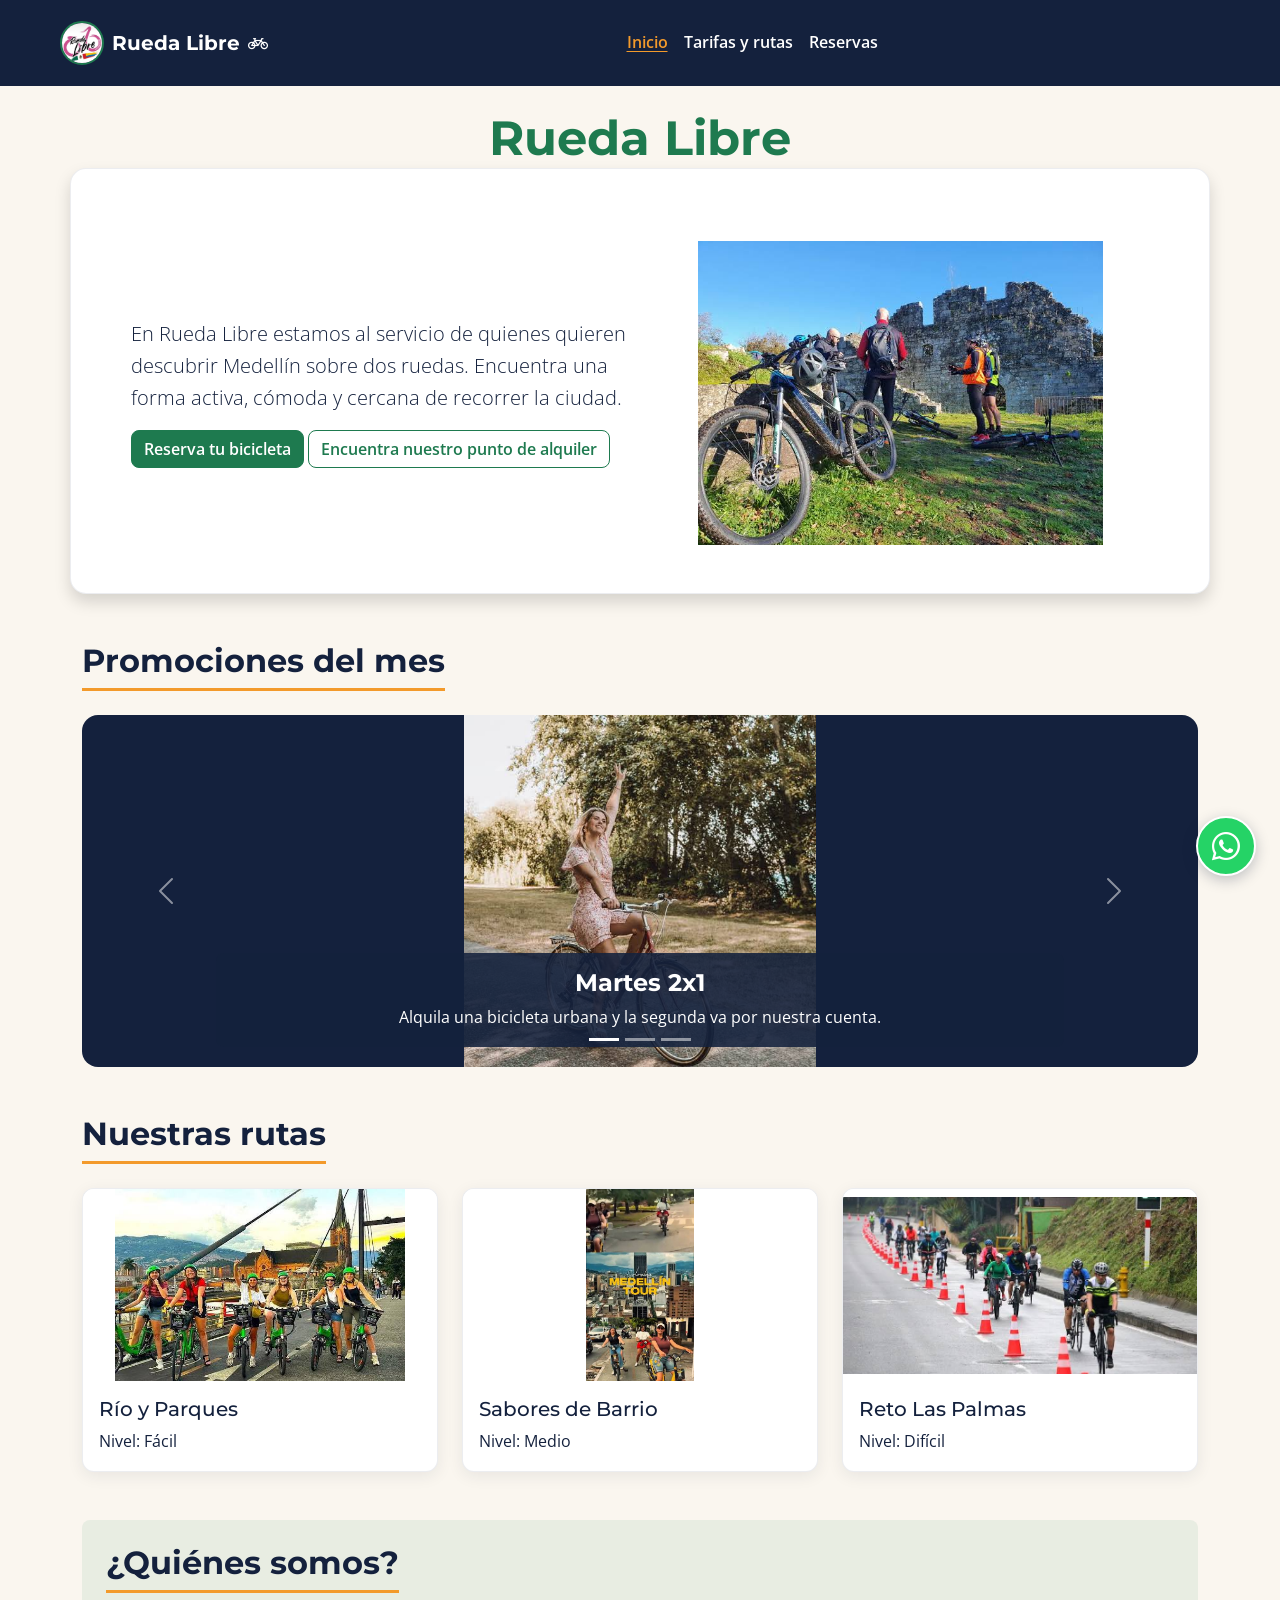
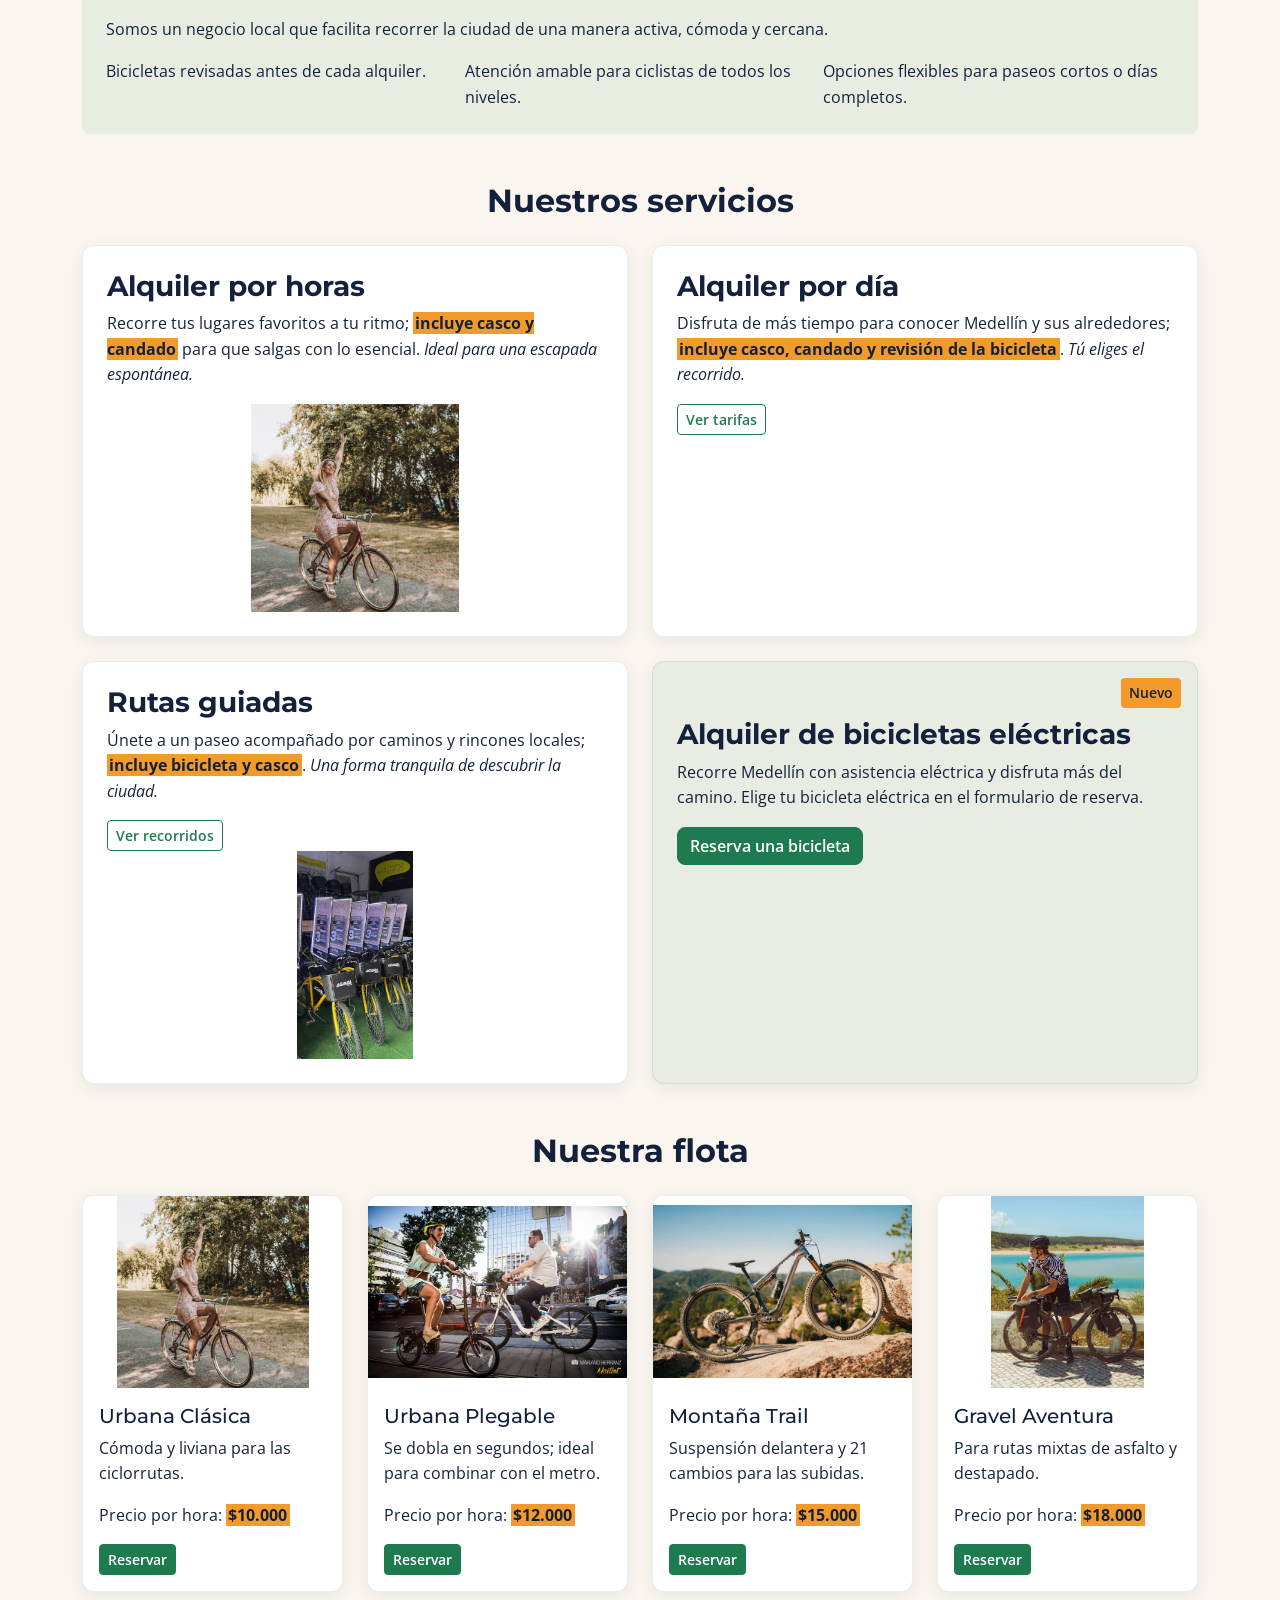
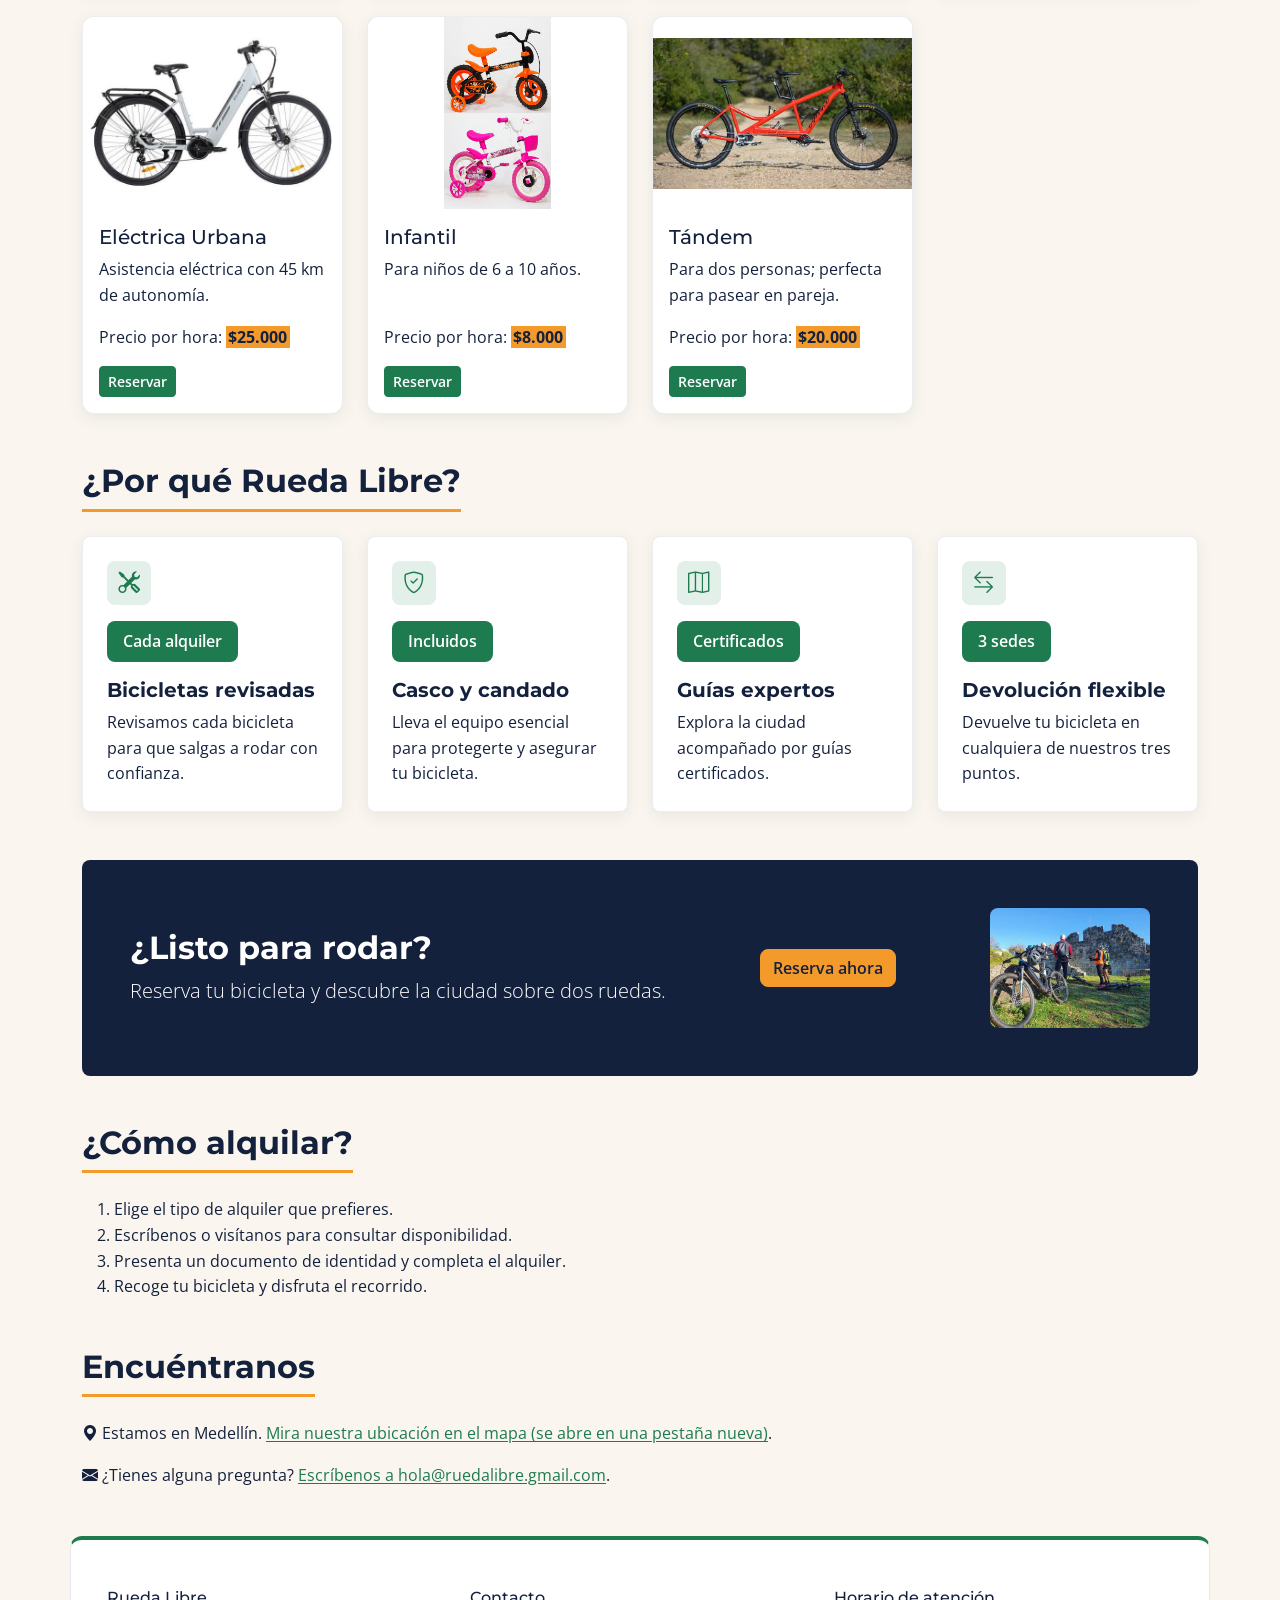
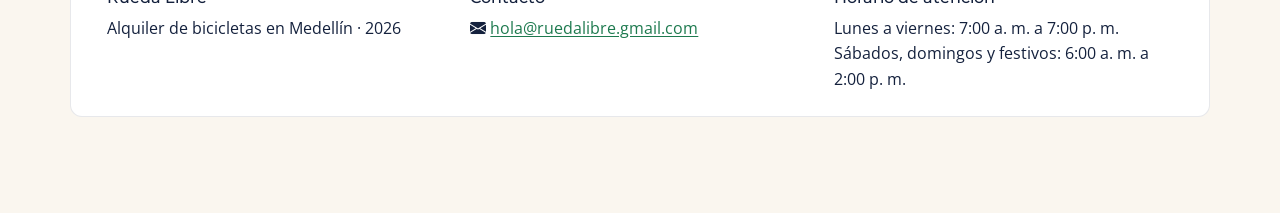
<file: index.html>
<!DOCTYPE html>
<html lang="es">
<head>
    <meta charset="UTF-8">
    <meta name="viewport" content="width=device-width, initial-scale=1.0">
    <meta name="description" content="Alquiler de bicicletas y rutas para descubrir Medellín con Rueda Libre.">
    <title>Rueda Libre | Alquiler de bicicletas en Medellín</title>
    <link rel="icon" href="img/images.jpeg" type="image/jpeg">
    <link rel="preconnect" href="https://fonts.googleapis.com">
    <link rel="preconnect" href="https://fonts.gstatic.com" crossorigin>
    <link href="https://fonts.googleapis.com/css2?family=Montserrat:wght@700&family=Open+Sans:wght@400;600&display=swap" rel="stylesheet">
    <link href="https://cdn.jsdelivr.net/npm/bootstrap@5.3.3/dist/css/bootstrap.min.css" rel="stylesheet" integrity="sha384-QWTKZyjpPEjISv5WaRU9OFeRpok6YctnYmDr5pNlyT2bRjXh0JMhjY6hW+ALEwIH" crossorigin="anonymous">
    <link href="https://cdn.jsdelivr.net/npm/bootstrap-icons@1.11.3/font/bootstrap-icons.min.css" rel="stylesheet" crossorigin="anonymous">
    <link rel="stylesheet" href="css/styles.css">
</head>
<body class="inicio pb-5">
    <a class="skip-link" href="#contenido-principal">Saltar al contenido principal</a>
    <header>
      <nav class="navbar navbar-expand-lg py-3 px-3 px-lg-5 mb-4" data-bs-theme="dark" aria-label="Navegación principal">
            <div class="container-fluid">
                <a class="navbar-brand marca d-inline-flex align-items-center gap-2" href="index.html" aria-label="Rueda Libre, ir al inicio">
                    <img class="d-block" src="img/images.jpeg" alt="">
                    <span>Rueda Libre</span>
                    <i class="bi bi-bicycle" aria-hidden="true"></i>
                </a>
                <button class="navbar-toggler" type="button" data-bs-toggle="collapse" data-bs-target="#navbarNav" aria-controls="navbarNav" aria-expanded="false" aria-label="Abrir o cerrar el menú">
                    <span class="navbar-toggler-icon"></span>
                </button>
                <div class="collapse navbar-collapse" id="navbarNav">
                    <ul class="navbar-nav mx-auto mb-2 mb-lg-0">
                        <li class="nav-item"><a class="nav-link active" href="index.html" aria-current="page">Inicio</a></li>
                        <li class="nav-item"><a class="nav-link" href="paginas/tarifas.html">Tarifas y rutas</a></li>
                        <li class="nav-item"><a class="nav-link" href="paginas/reservas.html">Reservas</a></li>
                    </ul>
                </div>
            </div>
        </nav>
        <h1 class="text-center my-4 text-primary">Rueda Libre</h1>
    </header>

    <main id="contenido-principal" class="container" tabindex="-1">
        <section class="presentacion portada row g-4 align-items-center mb-5 p-4 p-md-5 rounded-4 shadow" aria-label="Descubre Medellín en bicicleta">
            <div class="col-12 col-md-6">
                <p class="lead">En Rueda Libre estamos al servicio de quienes quieren descubrir Medellín sobre dos ruedas. Encuentra una forma activa, cómoda y cercana de recorrer la ciudad.</p>
                <div class="acciones-portada">
                    <a class="btn btn-primary" href="paginas/reservas.html">Reserva tu bicicleta</a>
                    <a class="btn btn-outline-primary" href="#encuentranos">Encuentra nuestro punto de alquiler</a>
                </div>
            </div>
            <div class="col-12 col-md-6">
                <img class="img-fluid w-100 object-fit-contain rounded-3" src="img/ruta.jpeg" alt="Ciclistas recorriendo las montañas y el valle de Medellín">
            </div>
        </section>

        <section id="promociones" class="mb-5" aria-labelledby="titulo-promociones">
            <h2 class="titulo-seccion" id="titulo-promociones">Promociones del mes</h2>
            <div id="carouselPromociones" class="carousel slide" data-bs-ride="carousel" data-bs-interval="5000">
                <div class="carousel-indicators">
                    <button type="button" data-bs-target="#carouselPromociones" data-bs-slide-to="0" class="active" aria-current="true" aria-label="Promoción 1: martes 2x1"></button>
                    <button type="button" data-bs-target="#carouselPromociones" data-bs-slide-to="1" aria-label="Promoción 2: descuento en bicicletas eléctricas"></button>
                    <button type="button" data-bs-target="#carouselPromociones" data-bs-slide-to="2" aria-label="Promoción 3: recorrido gratis por cumpleaños"></button>
                </div>
                <div class="carousel-inner rounded-4">
                    <div class="carousel-item active">
                        <img class="d-block w-100 object-fit-contain" src="img/urbana_clasica.jpeg" alt="Bicicletas urbanas disponibles para la promoción de los martes">
                        <div class="carousel-caption">
                            <h3 class="h4">Martes 2x1</h3>
                            <p class="mb-0">Alquila una bicicleta urbana y la segunda va por nuestra cuenta.</p>
                        </div>
                    </div>
                    <div class="carousel-item">
                        <img class="d-block w-100 object-fit-contain" src="img/electrica_urbana.jpeg" alt="Bicicleta eléctrica urbana para la promoción entre semana">
                        <div class="carousel-caption">
                            <h3 class="h4">20 % en bicicletas eléctricas</h3>
                            <p class="mb-0">Aprovecha el descuento de lunes a jueves.</p>
                        </div>
                    </div>
                    <div class="carousel-item">
                        <img class="d-block w-100 object-fit-contain" src="img/parques.jpeg" alt="Ciclistas en un recorrido por parques para celebrar un cumpleaños">
                        <div class="carousel-caption">
                            <h3 class="h4">Celebra pedaleando</h3>
                            <p class="mb-0">Si cumples años, tu recorrido guiado es gratis.</p>
                        </div>
                    </div>
                </div>
                <button class="carousel-control-prev" type="button" data-bs-target="#carouselPromociones" data-bs-slide="prev" aria-label="Mostrar promoción anterior">
                    <span class="carousel-control-prev-icon" aria-hidden="true"></span>
                    <span class="visually-hidden">Promoción anterior</span>
                </button>
                <button class="carousel-control-next" type="button" data-bs-target="#carouselPromociones" data-bs-slide="next" aria-label="Mostrar promoción siguiente">
                    <span class="carousel-control-next-icon" aria-hidden="true"></span>
                    <span class="visually-hidden">Promoción siguiente</span>
                </button>
            </div>
        </section>

        <section id="rutas" class="mb-5" aria-labelledby="titulo-rutas">
            <h2 class="titulo-seccion" id="titulo-rutas">Nuestras rutas</h2>
            <div class="row g-4">
                <div class="col-12 col-md-4">
                    <article class="card h-100">
                        <img class="card-img-top imagen-ruta object-fit-contain" src="img/parques.jpeg" alt="Ciclistas en un recorrido por parques y senderos" loading="lazy">
                        <div class="card-body">
                            <h3 class="h5 card-title">Río y Parques</h3>
                            <p class="card-text mb-0">Nivel: Fácil</p>
                        </div>
                    </article>
                </div>
                <div class="col-12 col-md-4">
                    <article class="card h-100">
                        <img class="card-img-top imagen-ruta object-fit-contain" src="img/sabores_barrio.jpeg" alt="Ciclistas explorando una ruta al aire libre" loading="lazy">
                        <div class="card-body">
                            <h3 class="h5 card-title">Sabores de Barrio</h3>
                            <p class="card-text mb-0">Nivel: Medio</p>
                        </div>
                    </article>
                </div>
                <div class="col-12 col-md-4">
                    <article class="card h-100">
                        <img class="card-img-top imagen-ruta object-fit-contain" src="img/reto_palmas.jpeg" alt="Ciclistas en una ruta de montaña" loading="lazy">
                        <div class="card-body">
                            <h3 class="h5 card-title">Reto Las Palmas</h3>
                            <p class="card-text mb-0">Nivel: Difícil</p>
                        </div>
                    </article>
                </div>
            </div>
        </section>

        <section class="quienes-somos p-4 rounded-3 mb-5" aria-labelledby="quienes-somos">
            <h2 class="titulo-seccion" id="quienes-somos">¿Quiénes somos?</h2>
            <p>Somos un negocio local que facilita recorrer la ciudad de una manera activa, cómoda y cercana.</p>
            <ul class="row list-unstyled g-2 mb-0">
                <li class="col-12 col-md-4">Bicicletas revisadas antes de cada alquiler.</li>
                <li class="col-12 col-md-4">Atención amable para ciclistas de todos los niveles.</li>
                <li class="col-12 col-md-4">Opciones flexibles para paseos cortos o días completos.</li>
            </ul>
        </section>

        <section id="servicios" class="mb-5" aria-labelledby="titulo-servicios">
            <div class="row g-4">
                <h2 class="col-12 text-center mb-0" id="titulo-servicios">Nuestros servicios</h2>
                <div class="col-12 col-md-6">
                    <article class="tarjeta-servicio h-100 d-flex flex-column">
                        <h3>Alquiler por horas</h3>
                        <p>Recorre tus lugares favoritos a tu ritmo; <strong>incluye casco y candado</strong> para que salgas con lo esencial. <em>Ideal para una escapada espontánea.</em></p>
                        <img class="img-fluid w-100 object-fit-contain rounded-2 mt-auto" src="img/urbana_clasica.jpeg" alt="Bicicleta urbana lista para alquilar" width="360">
                    </article>
                </div>
                <div class="col-12 col-md-6">
                    <article class="tarjeta-servicio h-100 d-flex flex-column">
                        <h3>Alquiler por día</h3>
                        <p>Disfruta de más tiempo para conocer Medellín y sus alrededores; <strong>incluye casco, candado y revisión de la bicicleta</strong>. <em>Tú eliges el recorrido.</em></p>
                        <a class="btn btn-outline-primary btn-sm align-self-start" href="paginas/tarifas.html">Ver tarifas</a>
                    </article>
                </div>
                <div class="col-12 col-md-6">
                    <article class="tarjeta-servicio h-100 d-flex flex-column">
                        <h3>Rutas guiadas</h3>
                        <p>Únete a un paseo acompañado por caminos y rincones locales; <strong>incluye bicicleta y casco</strong>. <em>Una forma tranquila de descubrir la ciudad.</em></p>
                        <a class="btn btn-outline-primary btn-sm align-self-start" href="paginas/tarifas.html#recorridos-guiados">Ver recorridos</a>
                        <img class="img-fluid w-100 object-fit-contain rounded-2 mt-auto" src="img/renta_dias.jpeg" alt="Ruta ciclista entre las montañas y el valle de Medellín" width="600">
                    </article>
                </div>
                <div class="col-12 col-md-6">
                    <article class="tarjeta-servicio servicio-nuevo position-relative h-100 d-flex flex-column">
                        <span class="etiqueta-nuevo position-absolute top-0 end-0 m-3">Nuevo</span>
                        <h3>Alquiler de bicicletas eléctricas</h3>
                        <p>Recorre Medellín con asistencia eléctrica y disfruta más del camino. Elige tu bicicleta eléctrica en el formulario de reserva.</p>
                        <a class="btn btn-primary align-self-start" href="paginas/reservas.html">Reserva una bicicleta</a>
                    </article>
                </div>
            </div>
        </section>

        <section id="flota" class="row g-4 mb-5" aria-labelledby="titulo-flota">
            <h2 class="col-12 text-center mb-0" id="titulo-flota">Nuestra flota</h2>
            <div class="col-12 col-sm-6 col-lg-4 col-xl-3">
                <article class="card h-100">
                    <img class="card-img-top imagen-flota object-fit-contain" src="img/urbana_clasica.jpeg" alt="Varias bicicletas amarillas disponibles para alquiler" loading="lazy">
                    <div class="card-body d-flex flex-column">
                        <h3 class="h5 card-title">Urbana Clásica</h3>
                        <p class="card-text">Cómoda y liviana para las ciclorrutas.</p>
                        <p class="card-text mt-auto">Precio por hora: <strong>$10.000</strong></p>
                        <a class="btn btn-primary btn-sm align-self-start" href="paginas/reservas.html">Reservar</a>
                    </div>
                </article>
            </div>
            <div class="col-12 col-sm-6 col-lg-4 col-xl-3">
                <article class="card h-100">
                    <img class="card-img-top imagen-flota object-fit-contain" src="img/plegable.jpeg" alt="Bicicleta urbana plegable disponible para alquiler" loading="lazy">
                    <div class="card-body d-flex flex-column">
                        <h3 class="h5 card-title">Urbana Plegable</h3>
                        <p class="card-text">Se dobla en segundos; ideal para combinar con el metro.</p>
                        <p class="card-text mt-auto">Precio por hora: <strong>$12.000</strong></p>
                        <a class="btn btn-primary btn-sm align-self-start" href="paginas/reservas.html">Reservar</a>
                    </div>
                </article>
            </div>
            <div class="col-12 col-sm-6 col-lg-4 col-xl-3">
                <article class="card h-100">
                    <img class="card-img-top imagen-flota object-fit-contain" src="img/montaña.jpeg" alt="Ciclistas con bicicletas de montaña durante una ruta" loading="lazy">
                    <div class="card-body d-flex flex-column">
                        <h3 class="h5 card-title">Montaña Trail</h3>
                        <p class="card-text">Suspensión delantera y 21 cambios para las subidas.</p>
                        <p class="card-text mt-auto">Precio por hora: <strong>$15.000</strong></p>
                        <a class="btn btn-primary btn-sm align-self-start" href="paginas/reservas.html">Reservar</a>
                    </div>
                </article>
            </div>
            <div class="col-12 col-sm-6 col-lg-4 col-xl-3">
                <article class="card h-100">
                    <img class="card-img-top imagen-flota object-fit-contain" src="img/gravel.jpeg" alt="Bicicleta gravel para rutas mixtas disponible para alquiler" loading="lazy">
                    <div class="card-body d-flex flex-column">
                        <h3 class="h5 card-title">Gravel Aventura</h3>
                        <p class="card-text">Para rutas mixtas de asfalto y destapado.</p>
                        <p class="card-text mt-auto">Precio por hora: <strong>$18.000</strong></p>
                        <a class="btn btn-primary btn-sm align-self-start" href="paginas/reservas.html">Reservar</a>
                    </div>
                </article>
            </div>
            <div class="col-12 col-sm-6 col-lg-4 col-xl-3">
                <article class="card h-100">
                    <img class="card-img-top imagen-flota object-fit-contain" src="img/electrica_urbana.jpeg" alt="Bicicleta eléctrica urbana disponible para alquiler" loading="lazy">
                    <div class="card-body d-flex flex-column">
                        <h3 class="h5 card-title">Eléctrica Urbana</h3>
                        <p class="card-text">Asistencia eléctrica con 45 km de autonomía.</p>
                        <p class="card-text mt-auto">Precio por hora: <strong>$25.000</strong></p>
                        <a class="btn btn-primary btn-sm align-self-start" href="paginas/reservas.html">Reservar</a>
                    </div>
                </article>
            </div>
            <div class="col-12 col-sm-6 col-lg-4 col-xl-3">
                <article class="card h-100">
                    <img class="card-img-top imagen-flota object-fit-contain" src="img/infantil.jpeg" alt="Bicicleta infantil disponible para alquiler" loading="lazy">
                    <div class="card-body d-flex flex-column">
                        <h3 class="h5 card-title">Infantil</h3>
                        <p class="card-text">Para niños de 6 a 10 años.</p>
                        <p class="card-text mt-auto">Precio por hora: <strong>$8.000</strong></p>
                        <a class="btn btn-primary btn-sm align-self-start" href="paginas/reservas.html">Reservar</a>
                    </div>
                </article>
            </div>
            <div class="col-12 col-sm-6 col-lg-4 col-xl-3">
                <article class="card h-100">
                    <img class="card-img-top imagen-flota object-fit-contain" src="img/tandem.jpeg" alt="Bicicleta tándem disponible para alquiler" loading="lazy">
                    <div class="card-body d-flex flex-column">
                        <h3 class="h5 card-title">Tándem</h3>
                        <p class="card-text">Para dos personas; perfecta para pasear en pareja.</p>
                        <p class="card-text mt-auto">Precio por hora: <strong>$20.000</strong></p>
                        <a class="btn btn-primary btn-sm align-self-start" href="paginas/reservas.html">Reservar</a>
                    </div>
                </article>
            </div>
        </section>

        <section class="mb-5" aria-labelledby="titulo-beneficios">
            <h2 class="titulo-seccion" id="titulo-beneficios">¿Por qué Rueda Libre?</h2>
            <div class="row g-4">
                <div class="col-12 col-sm-6 col-xl-3">
                    <article class="beneficio-card h-100 rounded-3 p-4">
                        <p class="beneficio-icono mb-3"><i class="bi bi-tools" aria-hidden="true"></i></p>
                        <p class="mb-3"><span class="beneficio-etiqueta bg-primary rounded-2 px-3 py-2 fw-semibold d-inline-block">Cada alquiler</span></p>
                        <h3 class="fs-5">Bicicletas revisadas</h3>
                        <p class="mb-0">Revisamos cada bicicleta para que salgas a rodar con confianza.</p>
                    </article>
                </div>
                <div class="col-12 col-sm-6 col-xl-3">
                    <article class="beneficio-card h-100 rounded-3 p-4">
                        <p class="beneficio-icono mb-3"><i class="bi bi-shield-check" aria-hidden="true"></i></p>
                        <p class="mb-3"><span class="beneficio-etiqueta bg-primary rounded-2 px-3 py-2 fw-semibold d-inline-block">Incluidos</span></p>
                        <h3 class="fs-5">Casco y candado</h3>
                        <p class="mb-0">Lleva el equipo esencial para protegerte y asegurar tu bicicleta.</p>
                    </article>
                </div>
                <div class="col-12 col-sm-6 col-xl-3">
                    <article class="beneficio-card h-100 rounded-3 p-4">
                        <p class="beneficio-icono mb-3"><i class="bi bi-map" aria-hidden="true"></i></p>
                        <p class="mb-3"><span class="beneficio-etiqueta bg-primary rounded-2 px-3 py-2 fw-semibold d-inline-block">Certificados</span></p>
                        <h3 class="fs-5">Guías expertos</h3>
                        <p class="mb-0">Explora la ciudad acompañado por guías certificados.</p>
                    </article>
                </div>
                <div class="col-12 col-sm-6 col-xl-3">
                    <article class="beneficio-card h-100 rounded-3 p-4">
                        <p class="beneficio-icono mb-3"><i class="bi bi-arrow-left-right" aria-hidden="true"></i></p>
                        <p class="mb-3"><span class="beneficio-etiqueta bg-primary rounded-2 px-3 py-2 fw-semibold d-inline-block">3 sedes</span></p>
                        <h3 class="fs-5">Devolución flexible</h3>
                        <p class="mb-0">Devuelve tu bicicleta en cualquiera de nuestros tres puntos.</p>
                    </article>
                </div>
            </div>
        </section>

        <section class="llamada-accion rounded-3 p-4 p-md-5 mt-4 mb-5" aria-labelledby="titulo-cta">
            <div class="d-flex flex-column flex-md-row align-items-md-center justify-content-md-between gap-4">
                <div>
                    <h2 class="mb-2" id="titulo-cta">¿Listo para rodar?</h2>
                    <p class="lead mb-0">Reserva tu bicicleta y descubre la ciudad sobre dos ruedas.</p>
                </div>
                <a class="btn btn-naranja align-self-start align-self-md-center" href="paginas/reservas.html">Reserva ahora</a>
                <img class="d-none d-md-block rounded-3 flex-shrink-0" src="img/ruta.jpeg" width="160" alt="">
            </div>
        </section>

        <section class="mb-5" aria-labelledby="como-alquilar">
            <h2 class="titulo-seccion" id="como-alquilar">¿Cómo alquilar?</h2>
            <ol>
                <li>Elige el tipo de alquiler que prefieres.</li>
                <li>Escríbenos o visítanos para consultar disponibilidad.</li>
                <li>Presenta un documento de identidad y completa el alquiler.</li>
                <li>Recoge tu bicicleta y disfruta el recorrido.</li>
            </ol>
        </section>

        <section id="encuentranos" class="mb-5" aria-labelledby="encuentranos-titulo">
            <h2 class="titulo-seccion" id="encuentranos-titulo">Encuéntranos</h2>
            <p><i class="bi bi-geo-alt-fill" aria-hidden="true"></i> Estamos en Medellín. <a href="https://www.google.com/maps/search/?api=1&amp;query=Medell%C3%ADn%2C+Colombia" target="_blank" rel="noopener noreferrer">Mira nuestra ubicación en el mapa (se abre en una pestaña nueva)</a>.</p>
            <p><i class="bi bi-envelope-fill" aria-hidden="true"></i> ¿Tienes alguna pregunta? <a href="mailto:hola@ruedalibre.gmail.com">Escríbenos a hola@ruedalibre.gmail.com</a>.</p>
        </section>

    </main>

    <footer class="container mt-5 pt-4 pb-5">
        <div class="row gy-4 p-4 pie-marca">
            <section class="bloque-pie col-12 col-md-4" aria-labelledby="marca-pie">
                <h2 class="h6 mb-2" id="marca-pie">Rueda Libre</h2>
                <p class="mb-0">Alquiler de bicicletas en Medellín · 2026</p>
            </section>
            <section class="bloque-pie col-12 col-md-4" aria-labelledby="contacto-pie">
                <h2 class="h6 mb-2" id="contacto-pie">Contacto</h2>
                <p class="mb-0"><i class="bi bi-envelope-fill" aria-hidden="true"></i> <a href="mailto:hola@ruedalibre.gmail.com">hola@ruedalibre.gmail.com</a></p>
            </section>
            <section class="bloque-pie col-12 col-md-4" aria-labelledby="horario-pie">
                <h2 class="h6 mb-2" id="horario-pie">Horario de atención</h2>
                <p class="mb-0">Lunes a viernes: 7:00 a. m. a 7:00 p. m.<br>Sábados, domingos y festivos: 6:00 a. m. a 2:00 p. m.</p>
            </section>
        </div>
    </footer>
    <a class="enlace-whatsapp position-fixed bottom-0 end-0 m-4 d-flex align-items-center justify-content-center" href="https://wa.me/573000000000" target="_blank" rel="noopener noreferrer" aria-label="Abrir chat de WhatsApp (se abre en una pestaña nueva)">
        <i class="bi bi-whatsapp" aria-hidden="true"></i>
    </a>
    <script src="https://cdn.jsdelivr.net/npm/bootstrap@5.3.3/dist/js/bootstrap.bundle.min.js" integrity="sha384-YvpcrYf0tY3lHB60NNkmXc5s9fDVZLESaAA55NDzOxhy9GkcIdslK1eN7N6jIeHz" crossorigin="anonymous"></script>
</body>
</html>
</file>
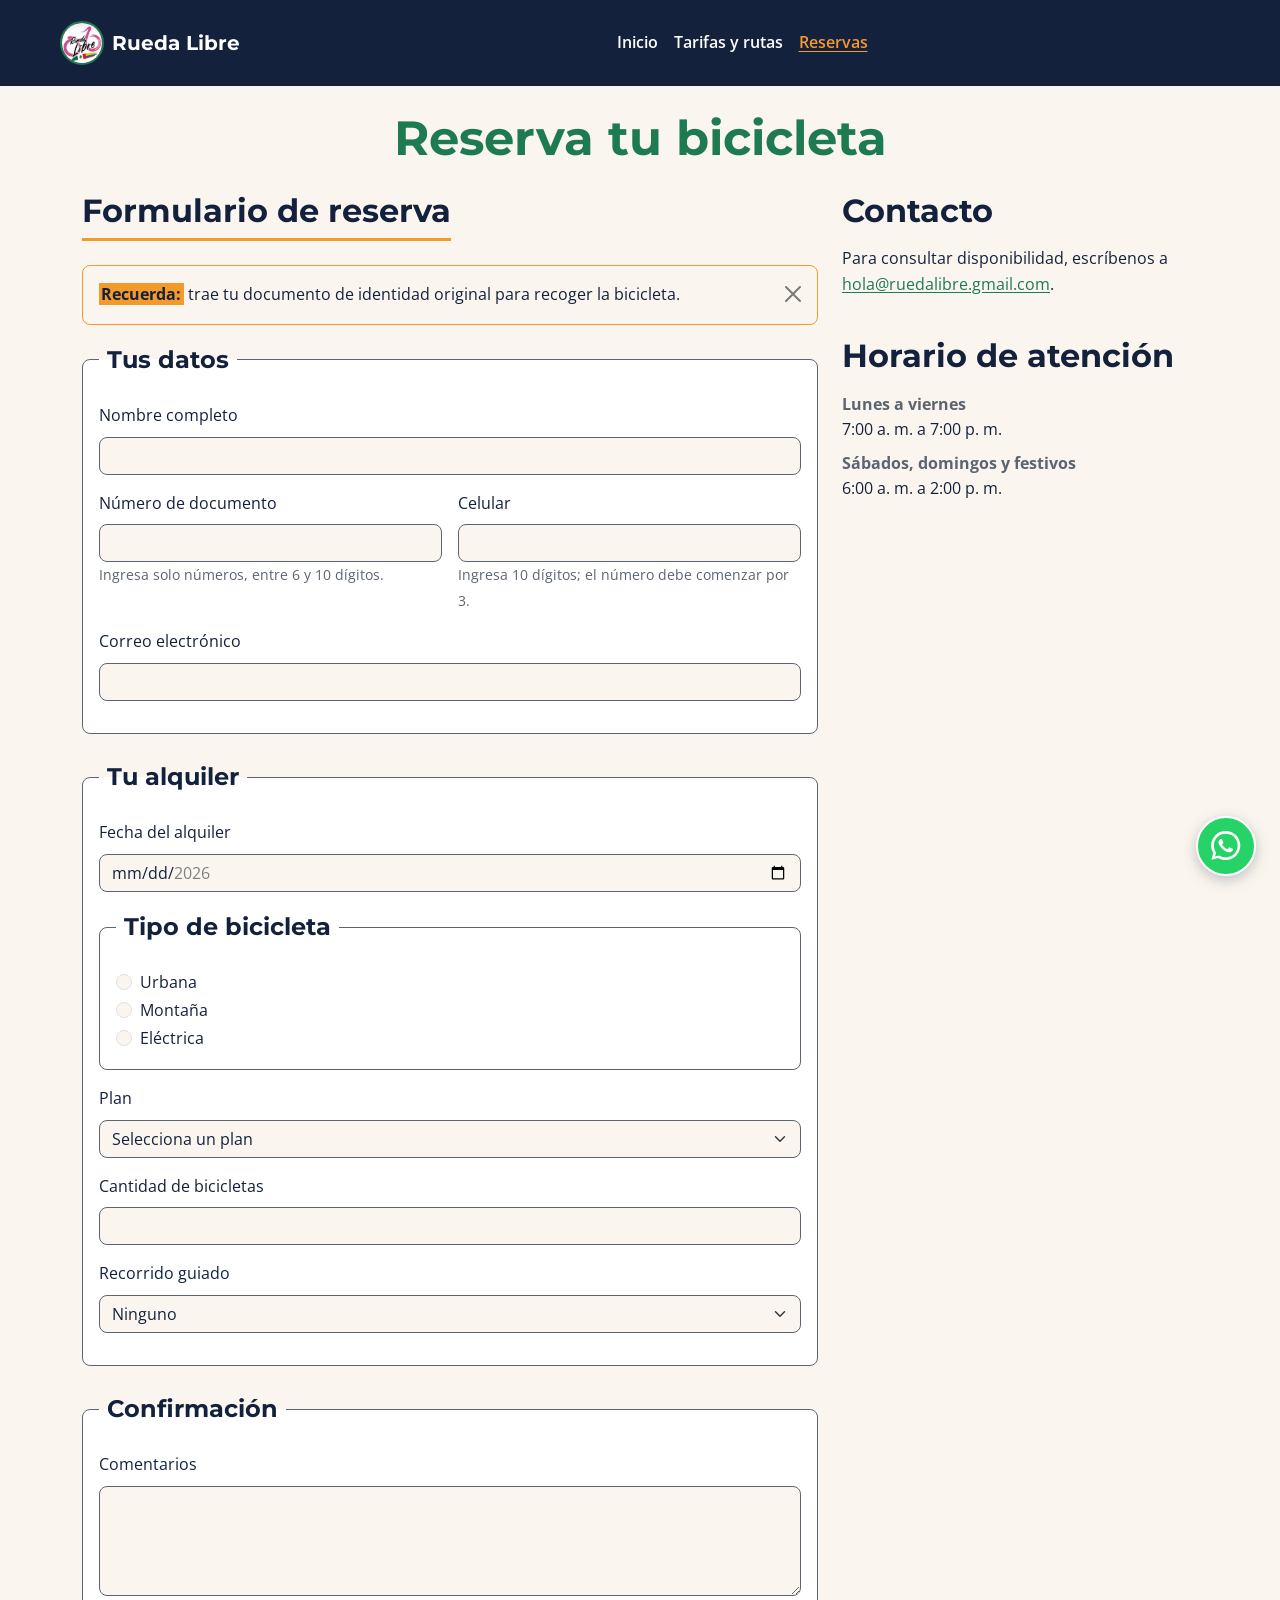
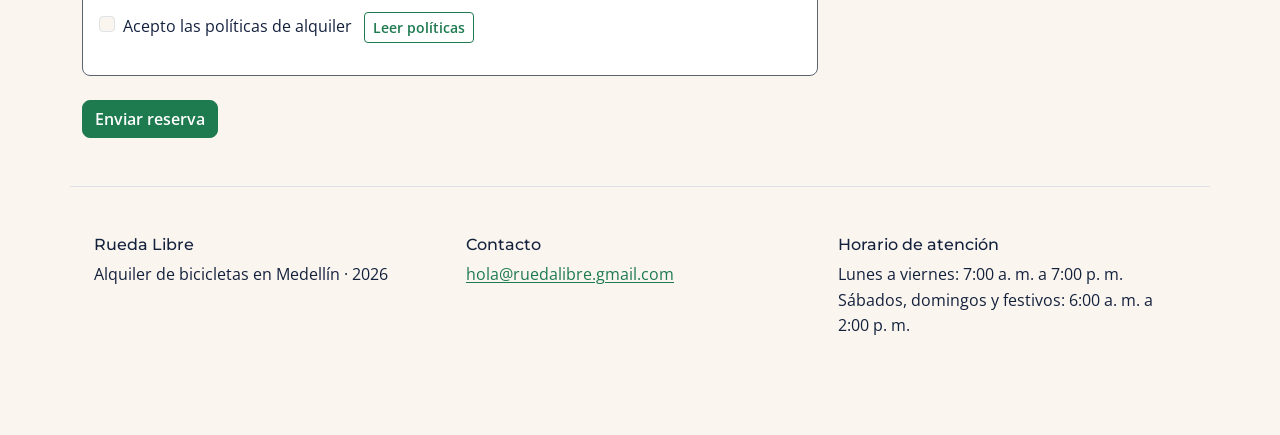
<file: paginas/reservas.html>
<!DOCTYPE html>
<html lang="es">
<head>
    <meta charset="UTF-8">
    <meta name="viewport" content="width=device-width, initial-scale=1.0">
    <meta name="description" content="Información de contacto y horario de atención para reservar una bicicleta en Rueda Libre.">
    <title>Reservas | Rueda Libre</title>
    <link rel="icon" href="../img/images.jpeg" type="image/jpeg">
    <link rel="preconnect" href="https://fonts.googleapis.com">
    <link rel="preconnect" href="https://fonts.gstatic.com" crossorigin>
    <link href="https://fonts.googleapis.com/css2?family=Montserrat:wght@700&family=Open+Sans:wght@400;600&display=swap" rel="stylesheet">
    <link href="https://cdn.jsdelivr.net/npm/bootstrap@5.3.3/dist/css/bootstrap.min.css" rel="stylesheet" integrity="sha384-QWTKZyjpPEjISv5WaRU9OFeRpok6YctnYmDr5pNlyT2bRjXh0JMhjY6hW+ALEwIH" crossorigin="anonymous">
    <link rel="stylesheet" href="../css/styles.css">
</head>
<body class="pb-5">
    <a class="skip-link" href="#contenido-principal">Saltar al contenido principal</a>
    <header>
        <nav class="navbar navbar-expand-lg py-3 px-3 px-lg-5 mb-4" data-bs-theme="dark" aria-label="Navegación principal">
            <div class="container-fluid">
                <a class="navbar-brand marca d-inline-flex align-items-center gap-2" href="../index.html" aria-label="Rueda Libre, ir al inicio">
                    <img class="d-block" src="../img/images.jpeg" alt="">
                    <span>Rueda Libre</span>
                    <i class="bi bi-bicycle" aria-hidden="true"></i>
                </a>
                <button class="navbar-toggler" type="button" data-bs-toggle="collapse" data-bs-target="#navbarNav" aria-controls="navbarNav" aria-expanded="false" aria-label="Abrir o cerrar el menú">
                    <span class="navbar-toggler-icon"></span>
                </button>
                <div class="collapse navbar-collapse" id="navbarNav">
                    <ul class="navbar-nav mx-auto mb-2 mb-lg-0">
                        <li class="nav-item"><a class="nav-link" href="../index.html">Inicio</a></li>
                        <li class="nav-item"><a class="nav-link" href="tarifas.html">Tarifas y rutas</a></li>
                        <li class="nav-item"><a class="nav-link active" href="reservas.html" aria-current="page">Reservas</a></li>
                    </ul>
                </div>
            </div>
        </nav>
        <h1 class="text-center my-4 text-primary">Reserva tu bicicleta</h1>
    </header>

    <main id="contenido-principal" class="container" tabindex="-1">
        <div class="row g-4 justify-content-center">
        <section class="formulario-reserva col-12 col-md-8" aria-labelledby="formulario-reserva">
            
            <!-- Mensaje de éxito que aparecerá cuando se envíe -->
            <div id="mensaje-exito" class="card text-center p-5 shadow-sm d-none">
                <div class="card-body">
                    <div class="mb-3 text-success fs-1">✔</div>
                    <h2 class="card-title text-success mb-3">¡Reserva enviada con éxito!</h2>
                    <p class="card-text text-muted mb-4">Hemos registrado tus datos correctamente. Te hemos enviado un correo de confirmación y nos pondremos en contacto contigo pronto.</p>
                    <p class="fw-bold mb-4">Recuerda presentar tu documento de identidad original al reclamar tu bicicleta.</p>
                    <a href="reservas.html" class="btn btn-success">Hacer otra reserva</a>
                </div>
            </div>

            <!-- Contenedor del formulario -->
            <div id="contenedor-formulario">
                <h2 class="text-center mb-4 titulo-seccion" id="formulario-reserva">Formulario de reserva</h2>
                <div class="alert alerta-marca alert-dismissible fade show" role="alert">
                    <strong>Recuerda:</strong> trae tu documento de identidad original para recoger la bicicleta.
                    <button type="button" class="btn-close" data-bs-dismiss="alert" aria-label="Cerrar"></button>
                </div>

                <form class="needs-validation" id="formReserva" novalidate>
                    <fieldset class="p-3 mb-4">
                        <legend class="px-2">Tus datos</legend>

                        <div class="campo mb-3">
                            <label class="form-label" for="nombre">Nombre completo</label>
                            <input class="form-control" type="text" id="nombre" name="nombre" autocomplete="name" required minlength="3" aria-describedby="error-nombre">
                            <div class="invalid-feedback" id="error-nombre">Escribe tu nombre completo con al menos 3 caracteres.</div>
                        </div>

                        <div class="row g-3">
                            <div class="campo mb-3 col-12 col-md-6">
                                <label class="form-label" for="documento">Número de documento</label>
                                <input class="form-control" type="text" id="documento" name="documento" inputmode="numeric" required minlength="6" maxlength="10" pattern="[0-9]{6,10}" title="Ingresa solo números, entre 6 y 10 dígitos." aria-describedby="ayuda-documento error-documento">
                                <small id="ayuda-documento">Ingresa solo números, entre 6 y 10 dígitos.</small>
                                <div class="invalid-feedback" id="error-documento">Ingresa entre 6 y 10 dígitos, sin espacios ni letras.</div>
                            </div>

                            <div class="campo mb-3 col-12 col-md-6">
                                <label class="form-label" for="celular">Celular</label>
                                <input class="form-control" type="tel" id="celular" name="celular" autocomplete="tel" inputmode="numeric" required minlength="10" maxlength="10" pattern="3[0-9]{9}" title="Ingresa 10 dígitos; el número debe comenzar por 3." aria-describedby="ayuda-celular error-celular">
                                <small id="ayuda-celular">Ingresa 10 dígitos; el número debe comenzar por 3.</small>
                                <div class="invalid-feedback" id="error-celular">Ingresa 10 dígitos numéricos; el celular debe empezar por 3.</div>
                            </div>
                        </div>

                        <div class="campo mb-3">
                            <label class="form-label" for="correo">Correo electrónico</label>
                            <input class="form-control" type="email" id="correo" name="correo" autocomplete="email" required aria-describedby="error-correo">
                            <div class="invalid-feedback" id="error-correo">Ingresa un correo válido, por ejemplo nombre@dominio.com.</div>
                        </div>
                    </fieldset>

                    <fieldset class="p-3 mb-4">
                        <legend class="px-2">Tu alquiler</legend>

                        <div class="campo mb-3">
                            <label class="form-label" for="fecha">Fecha del alquiler</label>
                            <input class="form-control" type="date" id="fecha" name="fecha" required min="2026-11-01" max="2026-12-31" aria-describedby="error-fecha">
                            <div class="invalid-feedback" id="error-fecha">Selecciona una fecha entre el 1 de noviembre y el 31 de diciembre de 2026.</div>
                        </div>

                        <fieldset class="campo p-3 mb-3">
                            <legend class="px-2">Tipo de bicicleta</legend>
                            <div class="opcion form-check">
                                <input class="form-check-input" type="radio" id="bicicleta-urbana" name="tipo-bicicleta" value="urbana" required aria-describedby="error-bicicleta">
                                <label class="form-check-label" for="bicicleta-urbana">Urbana</label>
                                <div class="invalid-feedback" id="error-bicicleta">Selecciona el tipo de bicicleta que deseas alquilar.</div>
                            </div>
                            <div class="opcion form-check">
                                <input class="form-check-input" type="radio" id="bicicleta-montana" name="tipo-bicicleta" value="montana">
                                <label class="form-check-label" for="bicicleta-montana">Montaña</label>
                            </div>
                            <div class="opcion form-check">
                                <input class="form-check-input" type="radio" id="bicicleta-electrica" name="tipo-bicicleta" value="electrica">
                                <label class="form-check-label" for="bicicleta-electrica">Eléctrica</label>
                            </div>
                        </fieldset>

                        <div class="campo mb-3">
                            <label class="form-label" for="plan">Plan</label>
                            <select class="form-select" id="plan" name="plan" required aria-describedby="error-plan">
                                <option value="">Selecciona un plan</option>
                                <option value="1-hora">1 hora</option>
                                <option value="medio-dia">Medio día</option>
                                <option value="dia-completo">Día completo</option>
                            </select>
                            <div class="invalid-feedback" id="error-plan">Selecciona uno de los planes disponibles.</div>
                        </div>

                        <div class="campo mb-3">
                            <label class="form-label" for="cantidad">Cantidad de bicicletas</label>
                            <input class="form-control" type="number" id="cantidad" name="cantidad" required min="1" max="6" step="1" aria-describedby="error-cantidad">
                            <div class="invalid-feedback" id="error-cantidad">Ingresa un número entero entre 1 y 6.</div>
                        </div>

                        <div class="campo mb-3">
                            <label class="form-label" for="recorrido">Recorrido guiado</label>
                            <select class="form-select" id="recorrido" name="recorrido">
                                <option value="ninguno">Ninguno</option>
                                <option value="rio-y-parques">Río y Parques</option>
                                <option value="sabores-de-barrio">Sabores de Barrio</option>
                                <option value="reto-las-palmas">Reto Las Palmas</option>
                            </select>
                        </div>
                    </fieldset>

                    <fieldset class="p-3 mb-4">
                        <legend class="px-2">Confirmación</legend>

                        <div class="campo mb-3">
                            <label class="form-label" for="comentarios">Comentarios</label>
                            <textarea class="form-control" id="comentarios" name="comentarios" rows="4" maxlength="300"></textarea>
                        </div>

                        <div class="campo mb-3 form-check">
                            <input class="form-check-input" type="checkbox" id="politicas" name="politicas" value="aceptadas" required aria-describedby="error-politicas">
                            <label class="form-check-label" for="politicas">Acepto las políticas de alquiler</label>
                            <button class="btn btn-outline-success btn-sm ms-2" type="button" data-bs-toggle="modal" data-bs-target="#modalPoliticas">Leer políticas</button>
                            <div class="invalid-feedback" id="error-politicas">Marca la casilla para confirmar que aceptas las políticas de alquiler.</div>
                        </div>
                    </fieldset>

                    <button class="btn btn-success" type="submit">Enviar reserva</button>
                </form>
            </div>
        </section>

        <aside class="info-reserva col-12 col-md-4 d-flex flex-column gap-4" aria-label="Información de contacto y horario">
            <section class="mb-0" aria-labelledby="contacto">
                <h2 class="text-start mb-3" id="contacto">Contacto</h2>
                <p>Para consultar disponibilidad, escríbenos a <a href="mailto:hola@ruedalibre.gmail.com">hola@ruedalibre.gmail.com</a>.</p>
            </section>

            <section class="mb-0" aria-labelledby="horario">
                <h2 class="text-start mb-3" id="horario">Horario de atención</h2>
                <dl>
                    <dt>Lunes a viernes</dt>
                    <dd>7:00 a. m. a 7:00 p. m.</dd>
                    <dt>Sábados, domingos y festivos</dt>
                    <dd>6:00 a. m. a 2:00 p. m.</dd>
                </dl>
            </section>
        </aside>
        </div>
    </main>

    <div class="modal fade" id="modalPoliticas" tabindex="-1" aria-labelledby="titulo-modal-politicas" aria-hidden="true">
        <div class="modal-dialog modal-dialog-scrollable">
            <div class="modal-content">
                <div class="modal-header">
                    <h2 class="modal-title fs-5" id="titulo-modal-politicas">Políticas de alquiler</h2>
                    <button type="button" class="btn-close" data-bs-dismiss="modal" aria-label="Cerrar"></button>
                </div>
                <div class="modal-body">
                    <ol>
                        <li>Presenta tu documento de identidad original al recoger la bicicleta.</li>
                        <li>Revisa la bicicleta con el asesor antes de salir.</li>
                        <li>Cada 15 minutos de retraso en la devolución tienen un recargo de $5.000.</li>
                        <li>Los daños por mal uso se cobran según el costo de la reparación.</li>
                        <li>Los menores de edad deben estar acompañados por un adulto responsable.</li>
                    </ol>
                </div>
                <div class="modal-footer">
                    <button type="button" class="btn btn-success" data-bs-dismiss="modal">Entendido</button>
                </div>
            </div>
        </div>
    </div>

    <footer class="container row gy-4 mx-auto mt-5 pt-4 pb-5 border-top">
        <section class="bloque-pie col-12 col-md-4" aria-labelledby="marca-pie">
            <h2 class="h6 mb-2" id="marca-pie">Rueda Libre</h2>
            <p class="mb-0">Alquiler de bicicletas en Medellín · 2026</p>
        </section>
        <section class="bloque-pie col-12 col-md-4" aria-labelledby="contacto-pie">
            <h2 class="h6 mb-2" id="contacto-pie">Contacto</h2>
            <p class="mb-0"><a href="mailto:hola@ruedalibre.gmail.com">hola@ruedalibre.gmail.com</a></p>
        </section>
        <section class="bloque-pie col-12 col-md-4" aria-labelledby="horario-pie">
            <h2 class="h6 mb-2" id="horario-pie">Horario de atención</h2>
            <p class="mb-0">Lunes a viernes: 7:00 a. m. a 7:00 p. m.<br>Sábados, domingos y festivos: 6:00 a. m. a 2:00 p. m.</p>
        </section>
    </footer>
    <a class="enlace-whatsapp position-fixed bottom-0 end-0 m-4 d-flex align-items-center justify-content-center" href="https://wa.me/573000000000" target="_blank" rel="noopener noreferrer" aria-label="Abrir chat de WhatsApp (se abre en una pestaña nueva)">
        <svg aria-hidden="true" viewBox="0 0 24 24" focusable="false">
            <path fill="currentColor" d="M12.04 2a9.92 9.92 0 0 0-8.45 15.12L2.3 21.7l4.7-1.23A9.94 9.94 0 1 0 12.04 2Zm0 18.1a8.13 8.13 0 0 1-4.14-1.13l-.3-.18-2.79.73.75-2.72-.2-.31a8.12 8.12 0 1 1 6.68 3.61Zm4.46-6.08c-.24-.12-1.43-.71-1.65-.79-.22-.08-.38-.12-.54.12-.16.24-.62.79-.76.95-.14.16-.28.18-.52.06-.24-.12-1.02-.38-1.94-1.2-.72-.64-1.2-1.43-1.34-1.67-.14-.24-.02-.37.1-.49.11-.11.24-.28.36-.42.12-.14.16-.24.24-.4.08-.16.04-.3-.02-.42-.06-.12-.54-1.3-.74-1.78-.19-.46-.39-.4-.54-.4h-.46c-.16 0-.42.06-.64.3-.22.24-.84.82-.84 2s.86 2.31.98 2.47c.12.16 1.69 2.58 4.1 3.62.57.25 1.02.4 1.37.51.58.18 1.1.16 1.51.1.46-.07 1.43-.59 1.63-1.15.2-.57.2-1.05.14-1.15-.06-.1-.22-.16-.46-.28Z"/>
        </svg>
    </a>
    <script src="https://cdn.jsdelivr.net/npm/bootstrap@5.3.3/dist/js/bootstrap.bundle.min.js" integrity="sha384-YvpcrYf0tY3lHB60NNkmXc5s9fDVZLESaAA55NDzOxhy9GkcIdslK1eN7N6jIeHz" crossorigin="anonymous"></script>
    <script>
        (() => {
            'use strict'

            const form = document.getElementById('formReserva');
            const contenedorFormulario = document.getElementById('contenedor-formulario');
            const mensajeExito = document.getElementById('mensaje-exito');

            form.addEventListener('submit', event => {
                if (!form.checkValidity()) {
                    event.preventDefault();
                    event.stopPropagation();
                } else {
                    event.preventDefault(); // Evita que recargue la página o de error
                    
                    // Oculta el formulario y muestra la tarjeta de éxito
                    contenedorFormulario.classList.add('d-none');
                    mensajeExito.classList.remove('d-none');
                    mensajeExito.classList.add('show');

                    // Hace scroll suave hacia arriba para que el usuario vea el mensaje
                    window.scrollTo({ top: 0, behavior: 'smooth' });
                }

                form.classList.add('was-validated');
            }, false)
        })()
    </script>
</body>
</html>
</file>
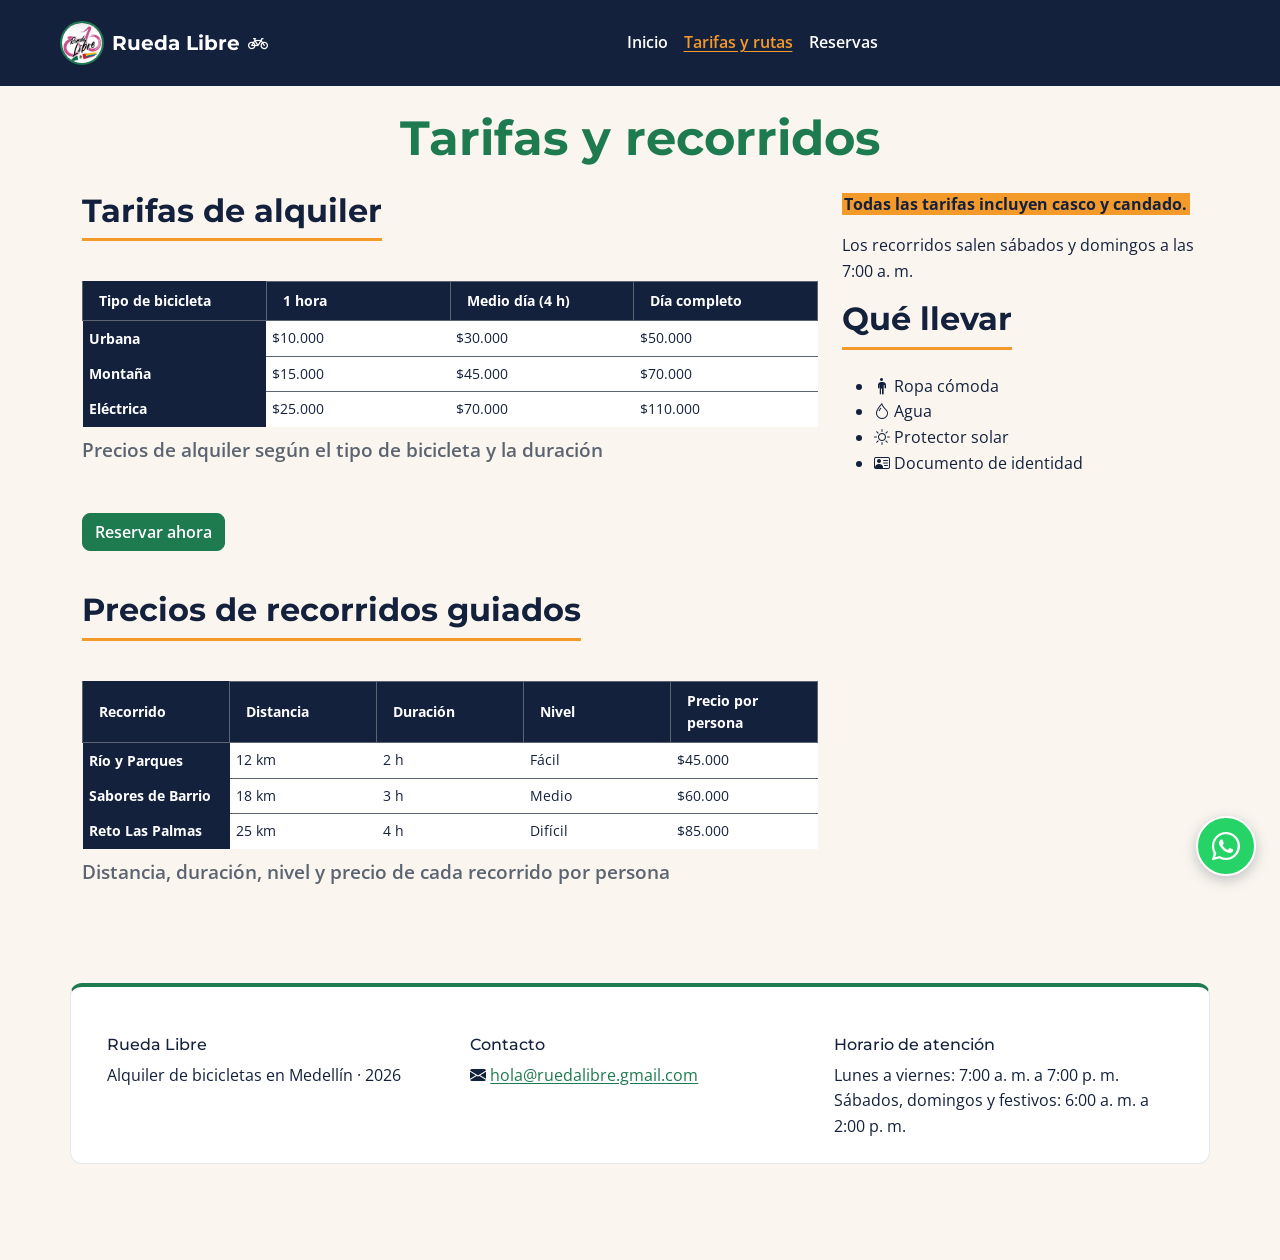
<file: paginas/tarifas.html>
<!DOCTYPE html>
<html lang="es">
<head>
    <meta charset="UTF-8">
    <meta name="viewport" content="width=device-width, initial-scale=1.0">
    <meta name="description" content="Consulta las tarifas de alquiler de bicicletas y los precios de recorridos guiados de Rueda Libre.">
    <title>Tarifas y recorridos | Rueda Libre</title>
    <link rel="icon" href="../img/images.jpeg" type="image/jpeg">
    <link rel="preconnect" href="https://fonts.googleapis.com">
    <link rel="preconnect" href="https://fonts.gstatic.com" crossorigin>
    <link href="https://fonts.googleapis.com/css2?family=Montserrat:wght@700&family=Open+Sans:wght@400;600&display=swap" rel="stylesheet">
    <link href="https://cdn.jsdelivr.net/npm/bootstrap@5.3.3/dist/css/bootstrap.min.css" rel="stylesheet" integrity="sha384-QWTKZyjpPEjISv5WaRU9OFeRpok6YctnYmDr5pNlyT2bRjXh0JMhjY6hW+ALEwIH" crossorigin="anonymous">
    <link href="https://cdn.jsdelivr.net/npm/bootstrap-icons@1.11.3/font/bootstrap-icons.min.css" rel="stylesheet" crossorigin="anonymous">
    <link rel="stylesheet" href="../css/styles.css">
</head>
<body class="pb-5">
    <a class="skip-link" href="#contenido-principal">Saltar al contenido principal</a>
    <header>
        <nav class="navbar navbar-expand-lg py-3 px-3 px-lg-5 mb-4" data-bs-theme="dark" aria-label="Navegación principal">
            <div class="container-fluid">
                <a class="navbar-brand marca d-inline-flex align-items-center gap-2" href="../index.html" aria-label="Rueda Libre, ir al inicio">
                    <img class="d-block" src="../img/images.jpeg" alt="">
                    <span>Rueda Libre</span>
                      <i class="bi bi-bicycle" aria-hidden="true"></i>
                </a>
                <button class="navbar-toggler" type="button" data-bs-toggle="collapse" data-bs-target="#navbarNav" aria-controls="navbarNav" aria-expanded="false" aria-label="Abrir o cerrar el menú">
                    <span class="navbar-toggler-icon"></span>
                </button>
                <div class="collapse navbar-collapse" id="navbarNav">
                    <ul class="navbar-nav mx-auto mb-2 mb-lg-0">
                        <li class="nav-item"><a class="nav-link" href="../index.html">Inicio</a></li>
                        <li class="nav-item"><a class="nav-link active" href="tarifas.html" aria-current="page">Tarifas y rutas</a></li>
                        <li class="nav-item"><a class="nav-link" href="reservas.html">Reservas</a></li>
                    </ul>
                </div>
            </div>
        </nav>
        <h1 class="text-center my-4 text-primary">Tarifas y recorridos</h1>
    </header>

    <main id="contenido-principal" class="container" tabindex="-1">
        <div class="row g-4">
            <div class="col-12 col-lg-8">
                <div class="row g-4">
                    <section class="col-12" aria-labelledby="tarifas-alquiler">
                        <h2 class="titulo-seccion" id="tarifas-alquiler">Tarifas de alquiler</h2>
                        <table class="tabla-responsiva">
                            <caption>Precios de alquiler según el tipo de bicicleta y la duración</caption>
                            <thead>
                                <tr>
                                    <th scope="col">Tipo de bicicleta</th>
                                    <th scope="col">1 hora</th>
                                    <th scope="col">Medio día (4 h)</th>
                                    <th scope="col">Día completo</th>
                                </tr>
                            </thead>
                            <tbody>
                                <tr>
                                    <th scope="row" data-label="Tipo de bicicleta">Urbana</th>
                                    <td data-label="1 hora">$10.000</td>
                                    <td data-label="Medio día (4 h)">$30.000</td>
                                    <td data-label="Día completo">$50.000</td>
                                </tr>
                                <tr>
                                    <th scope="row" data-label="Tipo de bicicleta">Montaña</th>
                                    <td data-label="1 hora">$15.000</td>
                                    <td data-label="Medio día (4 h)">$45.000</td>
                                    <td data-label="Día completo">$70.000</td>
                                </tr>
                                <tr>
                                    <th scope="row" data-label="Tipo de bicicleta">Eléctrica</th>
                                    <td data-label="1 hora">$25.000</td>
                                    <td data-label="Medio día (4 h)">$70.000</td>
                                    <td data-label="Día completo">$110.000</td>
                                </tr>
                            </tbody>
                        </table>
                        <p><a class="btn btn-primary" href="reservas.html">Reservar ahora</a></p>
                    </section>
                    <section id="recorridos-guiados" class="col-12" aria-labelledby="titulo-recorridos">
                        <h2 class="titulo-seccion" id="titulo-recorridos">Precios de recorridos guiados</h2>
                        <table class="tabla-responsiva">
                            <caption>Distancia, duración, nivel y precio de cada recorrido por persona</caption>
                            <thead>
                                <tr>
                                    <th scope="col">Recorrido</th>
                                    <th scope="col">Distancia</th>
                                    <th scope="col">Duración</th>
                                    <th scope="col">Nivel</th>
                                    <th scope="col">Precio por persona</th>
                                </tr>
                            </thead>
                            <tbody>
                                <tr>
                                    <th scope="row" data-label="Recorrido">Río y Parques</th>
                                    <td data-label="Distancia">12 km</td>
                                    <td data-label="Duración">2 h</td>
                                    <td data-label="Nivel">Fácil</td>
                                    <td data-label="Precio por persona">$45.000</td>
                                </tr>
                                <tr>
                                    <th scope="row" data-label="Recorrido">Sabores de Barrio</th>
                                    <td data-label="Distancia">18 km</td>
                                    <td data-label="Duración">3 h</td>
                                    <td data-label="Nivel">Medio</td>
                                    <td data-label="Precio por persona">$60.000</td>
                                </tr>
                                <tr>
                                    <th scope="row" data-label="Recorrido">Reto Las Palmas</th>
                                    <td data-label="Distancia">25 km</td>
                                    <td data-label="Duración">4 h</td>
                                    <td data-label="Nivel">Difícil</td>
                                    <td data-label="Precio por persona">$85.000</td>
                                </tr>
                            </tbody>
                        </table>
                    </section>
                </div>
            </div>

            <aside class="col-12 col-lg-4" aria-label="Información importante">
                <p><strong>Todas las tarifas incluyen casco y candado.</strong></p>
                <p>Los recorridos salen sábados y domingos a las 7:00 a. m.</p>
                <h2 class="titulo-seccion">Qué llevar</h2>
                <ul>
                    <li><i class="bi bi-person-standing" aria-hidden="true"></i> Ropa cómoda</li>
                    <li><i class="bi bi-droplet" aria-hidden="true"></i> Agua</li>
                    <li><i class="bi bi-sun" aria-hidden="true"></i> Protector solar</li>
                    <li><i class="bi bi-person-vcard" aria-hidden="true"></i> Documento de identidad</li>
                </ul>
            </aside>
        </div>
    </main>

    <footer class="container mt-5 pt-4 pb-5">
        <div class="row gy-4 p-4 pie-marca">
            <section class="bloque-pie col-12 col-md-4" aria-labelledby="marca-pie">
                <h2 class="h6 mb-2" id="marca-pie">Rueda Libre</h2>
                <p class="mb-0">Alquiler de bicicletas en Medellín · 2026</p>
            </section>
            <section class="bloque-pie col-12 col-md-4" aria-labelledby="contacto-pie">
                <h2 class="h6 mb-2" id="contacto-pie">Contacto</h2>
                <p class="mb-0"><i class="bi bi-envelope-fill" aria-hidden="true"></i> <a href="mailto:hola@ruedalibre.gmail.com">hola@ruedalibre.gmail.com</a></p>
            </section>
            <section class="bloque-pie col-12 col-md-4" aria-labelledby="horario-pie">
                <h2 class="h6 mb-2" id="horario-pie">Horario de atención</h2>
                <p class="mb-0">Lunes a viernes: 7:00 a. m. a 7:00 p. m.<br>Sábados, domingos y festivos: 6:00 a. m. a 2:00 p. m.</p>
            </section>
        </div>
    </footer>
    <a class="enlace-whatsapp position-fixed bottom-0 end-0 m-4 d-flex align-items-center justify-content-center" href="https://wa.me/573000000000" target="_blank" rel="noopener noreferrer" aria-label="Abrir chat de WhatsApp (se abre en una pestaña nueva)">
        <i class="bi bi-whatsapp" aria-hidden="true"></i>
    </a>
    <script src="https://cdn.jsdelivr.net/npm/bootstrap@5.3.3/dist/js/bootstrap.bundle.min.js" integrity="sha384-YvpcrYf0tY3lHB60NNkmXc5s9fDVZLESaAA55NDzOxhy9GkcIdslK1eN7N6jIeHz" crossorigin="anonymous"></script>
</body>
</html>
</file>
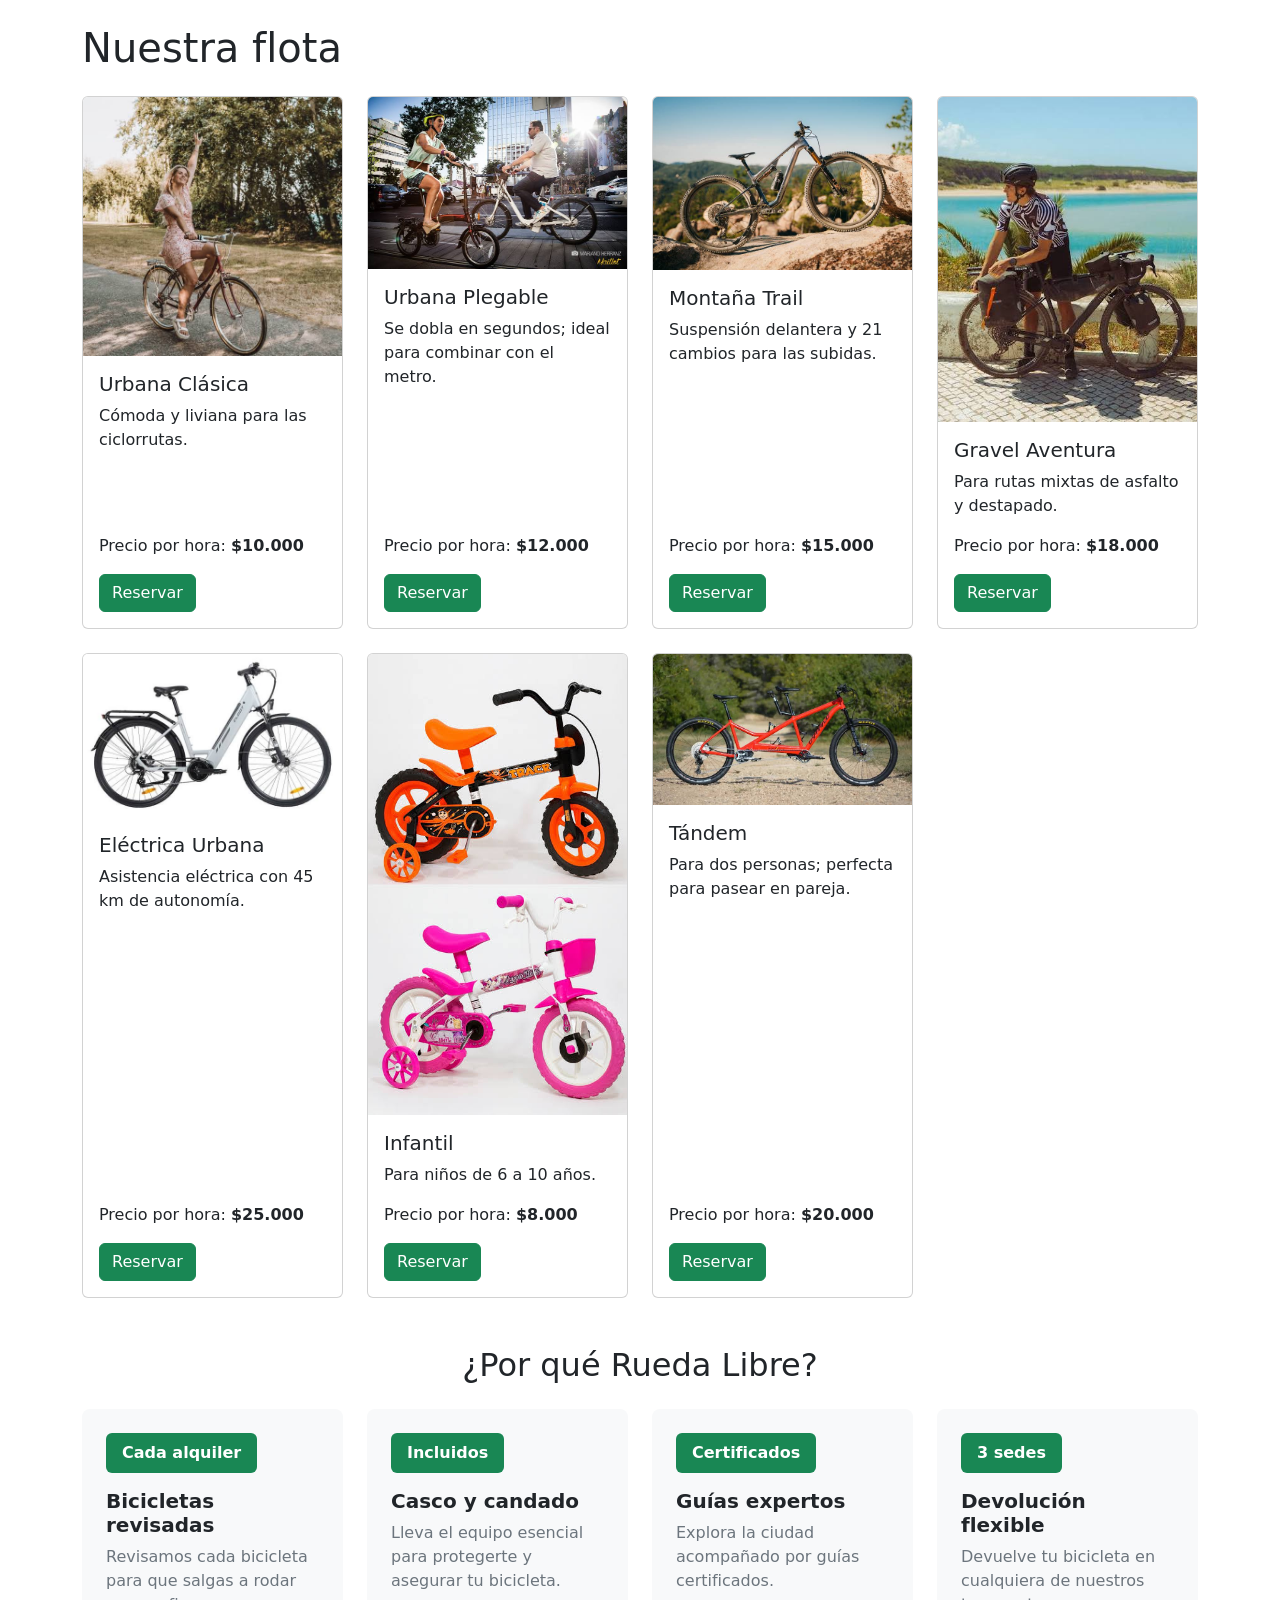
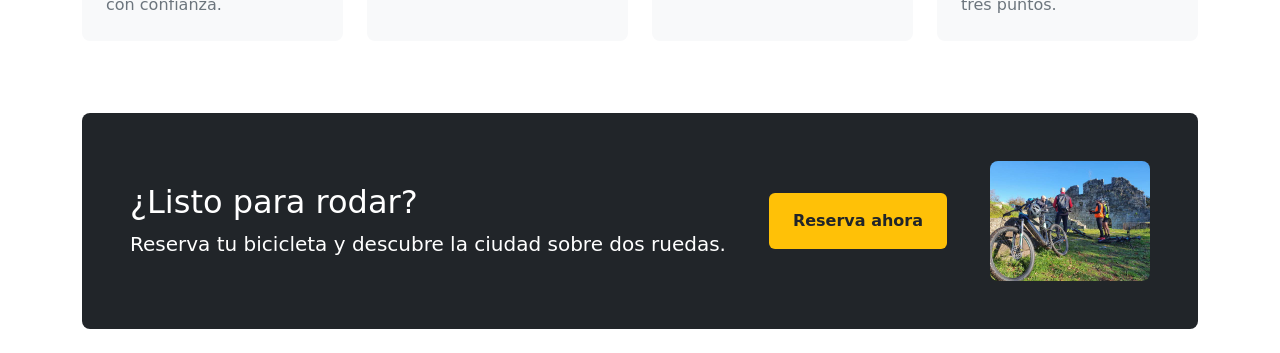
<file: pruebas/catalogo-bootstrap.html>
<!doctype html>
<html lang="es">
<head>
    <meta charset="utf-8">
    <meta name="viewport" content="width=device-width, initial-scale=1">
    <title>Catálogo de bicicletas | Rueda Libre</title>
    <link href="https://cdn.jsdelivr.net/npm/bootstrap@5.3.3/dist/css/bootstrap.min.css" rel="stylesheet" integrity="sha384-QWTKZyjpPEjISv5WaRU9OFeRpok6YctnYmDr5pNlyT2bRjXh0JMhjY6hW+ALEwIH" crossorigin="anonymous">
</head>
<body>
    <main class="container py-4">
        <h1 class="mb-4">Nuestra flota</h1>
        <div class="row g-4">
            <div class="col-12 col-sm-6 col-lg-4 col-xl-3">
                <article class="card h-100">
                    <img class="card-img-top" src="../img/urbana_clasica.jpeg" alt="Varias bicicletas amarillas disponibles para alquiler" loading="lazy">
                    <div class="card-body d-flex flex-column">
                        <h2 class="h5 card-title">Urbana Clásica</h2>
                        <p class="card-text">Cómoda y liviana para las ciclorrutas.</p>
                        <p class="card-text mt-auto">Precio por hora: <strong>$10.000</strong></p>
                        <a class="btn btn-success align-self-start" href="../paginas/reservas.html">Reservar</a>
                    </div>
                </article>
            </div>
            <div class="col-12 col-sm-6 col-lg-4 col-xl-3">
                <article class="card h-100">
                    <img class="card-img-top" src="../img/plegable.jpeg" alt="Varias bicicletas amarillas disponibles para alquiler" loading="lazy">
                    <div class="card-body d-flex flex-column">
                        <h2 class="h5 card-title">Urbana Plegable</h2>
                        <p class="card-text">Se dobla en segundos; ideal para combinar con el metro.</p>
                        <p class="card-text mt-auto">Precio por hora: <strong>$12.000</strong></p>
                        <a class="btn btn-success align-self-start" href="../paginas/reservas.html">Reservar</a>
                    </div>
                </article>
            </div>
            <div class="col-12 col-sm-6 col-lg-4 col-xl-3">
                <article class="card h-100">
                    <img class="card-img-top" src="../img/montaña.jpeg" alt="Ciclistas con bicicletas de montaña durante una ruta" loading="lazy">
                    <div class="card-body d-flex flex-column">
                        <h2 class="h5 card-title">Montaña Trail</h2>
                        <p class="card-text">Suspensión delantera y 21 cambios para las subidas.</p>
                        <p class="card-text mt-auto">Precio por hora: <strong>$15.000</strong></p>
                        <a class="btn btn-success align-self-start" href="../paginas/reservas.html">Reservar</a>
                    </div>
                </article>
            </div>
            <div class="col-12 col-sm-6 col-lg-4 col-xl-3">
                <article class="card h-100">
                    <img class="card-img-top" src="../img/gravel.jpeg" alt="Ciclistas recorriendo una ruta al aire libre" loading="lazy">
                    <div class="card-body d-flex flex-column">
                        <h2 class="h5 card-title">Gravel Aventura</h2>
                        <p class="card-text">Para rutas mixtas de asfalto y destapado.</p>
                        <p class="card-text mt-auto">Precio por hora: <strong>$18.000</strong></p>
                        <a class="btn btn-success align-self-start" href="../paginas/reservas.html">Reservar</a>
                    </div>
                </article>
            </div>
            <div class="col-12 col-sm-6 col-lg-4 col-xl-3">
                <article class="card h-100">
                    <img class="card-img-top" src="../img/electrica_urbana.jpeg" alt="Varias bicicletas eléctricas disponibles para alquiler" loading="lazy">
                    <div class="card-body d-flex flex-column">
                        <h2 class="h5 card-title">Eléctrica Urbana</h2>
                        <p class="card-text">Asistencia eléctrica con 45 km de autonomía.</p>
                        <p class="card-text mt-auto">Precio por hora: <strong>$25.000</strong></p>
                        <a class="btn btn-success align-self-start" href="../paginas/reservas.html">Reservar</a>
                    </div>
                </article>
            </div>
            <div class="col-12 col-sm-6 col-lg-4 col-xl-3">
                <article class="card h-100">
                    <img class="card-img-top" src="../img/infantil.jpeg" alt="Varias bicicletas para niños disponibles para alquiler" loading="lazy">
                    <div class="card-body d-flex flex-column">
                        <h2 class="h5 card-title">Infantil</h2>
                        <p class="card-text">Para niños de 6 a 10 años.</p>
                        <p class="card-text mt-auto">Precio por hora: <strong>$8.000</strong></p>
                        <a class="btn btn-success align-self-start" href="../paginas/reservas.html">Reservar</a>
                    </div>
                </article>
            </div>
            <div class="col-12 col-sm-6 col-lg-4 col-xl-3">
                <article class="card h-100">
                    <img class="card-img-top" src="../img/tandem.jpeg" alt="Ciclistas compartiendo una ruta al aire libre" loading="lazy">
                    <div class="card-body d-flex flex-column">
                        <h2 class="h5 card-title">Tándem</h2>
                        <p class="card-text">Para dos personas; perfecta para pasear en pareja.</p>
                        <p class="card-text mt-auto">Precio por hora: <strong>$20.000</strong></p>
                        <a class="btn btn-success align-self-start" href="../paginas/reservas.html">Reservar</a>
                    </div>
                </article>
            </div>
        </div>

        <section class="py-5" aria-labelledby="titulo-beneficios">
            <h2 class="text-center mb-4" id="titulo-beneficios">¿Por qué Rueda Libre?</h2>
            <div class="row g-4">
                <div class="col-12 col-sm-6 col-xl-3">
                    <article class="h-100 bg-light rounded-3 p-4">
                        <p class="mb-3"><span class="text-bg-success rounded-2 px-3 py-2 fw-semibold d-inline-block">Cada alquiler</span></p>
                        <h3 class="fs-5 fw-bold text-dark">Bicicletas revisadas</h3>
                        <p class="text-secondary mb-0">Revisamos cada bicicleta para que salgas a rodar con confianza.</p>
                    </article>
                </div>
                <div class="col-12 col-sm-6 col-xl-3">
                    <article class="h-100 bg-light rounded-3 p-4">
                        <p class="mb-3"><span class="text-bg-success rounded-2 px-3 py-2 fw-semibold d-inline-block">Incluidos</span></p>
                        <h3 class="fs-5 fw-bold text-dark">Casco y candado</h3>
                        <p class="text-secondary mb-0">Lleva el equipo esencial para protegerte y asegurar tu bicicleta.</p>
                    </article>
                </div>
                <div class="col-12 col-sm-6 col-xl-3">
                    <article class="h-100 bg-light rounded-3 p-4">
                        <p class="mb-3"><span class="text-bg-success rounded-2 px-3 py-2 fw-semibold d-inline-block">Certificados</span></p>
                        <h3 class="fs-5 fw-bold text-dark">Guías expertos</h3>
                        <p class="text-secondary mb-0">Explora la ciudad acompañado por guías certificados.</p>
                    </article>
                </div>
                <div class="col-12 col-sm-6 col-xl-3">
                    <article class="h-100 bg-light rounded-3 p-4">
                        <p class="mb-3"><span class="text-bg-success rounded-2 px-3 py-2 fw-semibold d-inline-block">3 sedes</span></p>
                        <h3 class="fs-5 fw-bold text-dark">Devolución flexible</h3>
                        <p class="text-secondary mb-0">Devuelve tu bicicleta en cualquiera de nuestros tres puntos.</p>
                    </article>
                </div>
            </div>
        </section>

        <section class="text-bg-dark rounded-3 p-4 p-md-5 mt-4" aria-labelledby="titulo-cta">
            <div class="d-flex flex-column flex-md-row align-items-md-center justify-content-md-between gap-4">
                <div>
                    <h2 class="mb-2" id="titulo-cta">¿Listo para rodar?</h2>
                    <p class="lead mb-0">Reserva tu bicicleta y descubre la ciudad sobre dos ruedas.</p>
                </div>
                <a class="bg-warning text-dark rounded-2 px-4 py-3 fw-bold text-decoration-none align-self-start align-self-md-center" href="../paginas/reservas.html">Reserva ahora</a>
                <img class="d-none d-md-block rounded-3 flex-shrink-0" src="../img/ruta.jpeg" width="160" alt="">
            </div>
        </section>
    </main>
    <script src="https://cdn.jsdelivr.net/npm/bootstrap@5.3.3/dist/js/bootstrap.bundle.min.js" integrity="sha384-YvpcrYf0tY3lHB60NNkmXc5s9fDVZLESaAA55NDzOxhy9GkcIdslK1eN7N6jIeHz" crossorigin="anonymous"></script>
</body>
</html>
</file>
<file: css/styles.css>
:root {
    color-scheme: light;
    --verde-ruta: #1E7A4F;
    --verde-ruta-rgb: 30, 122, 79;
    --naranja-pedal: #F39A2B;
    --naranja-pedal-rgb: 243, 154, 43;
    --azul-noche: #14213D;
    --azul-noche-rgb: 20, 33, 61;
    --crema: #FAF6EF;
    --gris-asfalto: #5B6470;
    --blanco: #FFFFFF;
    --fuente-titulos: "Montserrat", sans-serif;
    --fuente-texto: "Open Sans", sans-serif;
    --espacio-pequeno: 0.5rem;
    --espacio-medio: 1rem;
    --espacio-grande: 1.5rem;
    --espacio-extra-grande: 2rem;

    /* Tokens de marca sobrescribiendo variables de Bootstrap 5.3 */
    --bs-primary: var(--verde-ruta);
    --bs-primary-rgb: var(--verde-ruta-rgb);
    --bs-secondary: var(--gris-asfalto);
    --bs-body-bg: var(--crema);
    --bs-body-color: var(--azul-noche);
    --bs-body-font-family: var(--fuente-texto);
    --bs-link-color: var(--verde-ruta);
    --bs-link-color-rgb: var(--verde-ruta-rgb);
    --bs-link-hover-color: var(--azul-noche);
    --bs-border-radius: 0.5rem;
}

body {
    background-color: var(--crema);
    color: var(--azul-noche);
    font-family: var(--fuente-texto);
    font-weight: 400;
    line-height: 1.6;
}

h1,
h2,
h3,
h4,
.h1,
.h2,
.h3,
.h4 {
    color: var(--azul-noche);
    font-family: var(--fuente-titulos);
    font-weight: 700;
    line-height: 1.2;
}

header h1 {
    font-size: clamp(2rem, 5vw, 3rem);
}

a {
    color: var(--verde-ruta);
    text-decoration-color: var(--verde-ruta);
    text-underline-offset: 0.15em;
}

a:hover {
    color: var(--azul-noche);
}

:focus-visible,
.btn:focus,
.navbar-toggler:focus {
    outline: 0.1875rem solid var(--verde-ruta);
    outline-offset: 0.1875rem;
}

.skip-link {
    position: absolute;
    top: -6.25rem;
    left: 1.5rem;
    z-index: 1050;
    padding: var(--espacio-pequeno) var(--espacio-medio);
    background-color: var(--azul-noche);
    color: var(--blanco);
}

.skip-link:focus {
    top: 1.5rem;
}

strong,
mark {
    padding: 0 0.15em;
    background-color: var(--naranja-pedal);
    color: var(--azul-noche);
}

/* Identidad visual en utilidades de Bootstrap */
.bg-primary {
    background-color: var(--verde-ruta) !important;
    color: var(--blanco);
}

.text-primary {
    color: var(--verde-ruta) !important;
}

/* Navegacion compartida (MiniReto 9 y 12) */
.navbar {
    background-color: var(--azul-noche);
}

.navbar .navbar-brand {
    color: var(--blanco);
    font-family: var(--fuente-titulos);
    font-weight: 700;
    text-decoration: none;
}

.navbar .navbar-brand img {
    width: 2.75rem;
    height: 2.75rem;
    border: 2px solid var(--verde-ruta);
    border-radius: 50%;
    object-fit: cover;
}

.navbar .nav-link {
    color: var(--blanco);
    font-weight: 600;
    text-decoration: none;
}

.navbar .nav-link.active {
    color: var(--naranja-pedal);
    text-decoration: underline;
    text-underline-offset: 0.2em;
}

.navbar .nav-link:hover,
.navbar .nav-link:focus {
    border-radius: 0.1875rem;
    background-color: var(--naranja-pedal);
    color: var(--azul-noche);
    text-decoration: underline;
    text-underline-offset: 0.2em;
}

/* Clases propias de identidad (MiniReto 12) */
.portada {
    background-color: var(--blanco);
    border: 1px solid rgb(20 33 61 / 8%);
}

.titulo-seccion {
    position: relative;
    padding-bottom: 0.5rem;
    margin-bottom: 1.5rem;
    border-bottom: 3px solid var(--naranja-pedal);
    display: inline-block;
}

.beneficio-icono {
    display: inline-flex;
    align-items: center;
    justify-content: center;
    width: 2.75rem;
    height: 2.75rem;
    border-radius: 0.5rem;
    background-color: rgb(30 122 79 / 12%);
    color: var(--verde-ruta);
    font-size: 1.35rem;
}

.pie-marca {
    background-color: var(--blanco);
    border: 1px solid rgb(20 33 61 / 10%);
    border-top: 4px solid var(--verde-ruta);
    border-radius: 0.75rem;
}

/* Componentes compartidos */
table {
    width: 100%;
    margin: var(--espacio-medio) 0 var(--espacio-extra-grande);
    border-collapse: collapse;
}

/* Presentacion adaptable propia de las tablas de tarifas */
.tabla-responsiva {
    display: block;
    table-layout: auto;
}

.tabla-responsiva caption {
    display: block;
    width: 100%;
}

.tabla-responsiva thead {
    position: absolute;
    width: 1px;
    height: 1px;
    margin: -1px;
    overflow: hidden;
    clip: rect(0, 0, 0, 0);
    white-space: nowrap;
    clip-path: inset(50%);
}

.tabla-responsiva tbody {
    display: grid;
    gap: var(--espacio-medio);
}

.tabla-responsiva tr {
    display: grid;
    border: 1px solid var(--gris-asfalto);
    border-radius: 0.25rem;
    background-color: var(--blanco);
    overflow: hidden;
}

.tabla-responsiva th[scope="row"],
.tabla-responsiva td {
    display: grid;
    grid-template-columns: minmax(6.5rem, 0.85fr) minmax(0, 1.15fr);
    gap: var(--espacio-pequeno);
    border: 0;
    border-top: 1px solid var(--gris-asfalto);
    padding: var(--espacio-pequeno);
    overflow-wrap: anywhere;
}

.tabla-responsiva tr > :first-child {
    border-top: 0;
}

.tabla-responsiva th[scope="row"]::before,
.tabla-responsiva td::before {
    content: attr(data-label);
    font-weight: 600;
}

caption {
    margin-bottom: var(--espacio-pequeno);
    color: var(--gris-asfalto);
    font-size: 1.2rem;
    font-weight: 600;
    text-align: left;
}

th,
td {
    padding: var(--espacio-pequeno) var(--espacio-medio);
    border: 1px solid var(--gris-asfalto);
    text-align: left;
}

th {
    background-color: var(--azul-noche);
    color: var(--blanco);
}

.tarjeta-servicio,
#flota .card,
#rutas .card {
    padding: var(--espacio-grande);
    border: 1px solid rgb(20 33 61 / 8%);
    border-radius: 0.75rem;
    background: var(--blanco);
    box-shadow: 0 0.25rem 1rem rgb(20 33 61 / 8%);
    transition: transform 180ms ease, box-shadow 180ms ease;
}

#flota .card,
#rutas .card {
    padding: 0;
    overflow: hidden;
}

.tarjeta-servicio:hover,
#flota .card:hover,
#rutas .card:hover {
    transform: translateY(-0.2rem);
    box-shadow: 0 0.6rem 1.5rem rgb(20 33 61 / 14%);
}

.tarjeta-servicio img {
    height: 13rem;
}

.imagen-ruta,
.imagen-flota {
    height: 12rem;
    background-color: var(--blanco);
}

#carouselPromociones .carousel-item img {
    height: 22rem;
    background-color: var(--azul-noche);
}

#carouselPromociones .carousel-caption {
    right: 12%;
    left: 12%;
    padding: var(--espacio-medio);
    border-radius: 0.5rem;
    background-color: rgb(20 33 61 / 88%);
    color: var(--blanco);
}

#carouselPromociones .carousel-caption h3 {
    color: var(--blanco);
}

.presentacion img {
    height: 14rem;
}

.quienes-somos {
    background: rgb(30 122 79 / 8%);
}

.servicio-nuevo {
    padding-top: 3.5rem;
    background: rgb(30 122 79 / 8%);
}

.beneficio-card {
    border: 1px solid rgb(20 33 61 / 8%);
    background: var(--blanco);
    box-shadow: 0 0.25rem 1rem rgb(20 33 61 / 8%);
}

.beneficio-etiqueta {
    background: var(--verde-ruta);
    color: var(--blanco);
}

.llamada-accion {
    background: var(--azul-noche);
    color: var(--blanco);
}

.llamada-accion h2 {
    color: var(--blanco);
}

.etiqueta-nuevo {
    padding: 0.25rem var(--espacio-pequeno);
    border-radius: 0.25rem;
    background-color: var(--naranja-pedal);
    color: var(--azul-noche);
    font-size: 0.875rem;
    font-weight: 600;
}

/* Botones de marca (MiniReto 9 y 12) */
.btn {
    font-weight: 600;
}

.btn-primary,
.btn-success {
    --bs-btn-color: var(--blanco);
    --bs-btn-bg: var(--verde-ruta);
    --bs-btn-border-color: var(--verde-ruta);
    --bs-btn-hover-color: var(--azul-noche);
    --bs-btn-hover-bg: var(--naranja-pedal);
    --bs-btn-hover-border-color: var(--naranja-pedal);
    --bs-btn-active-color: var(--azul-noche);
    --bs-btn-active-bg: var(--naranja-pedal);
    --bs-btn-active-border-color: var(--naranja-pedal);
    --bs-btn-focus-shadow-rgb: var(--verde-ruta-rgb);
}

.btn-outline-primary,
.btn-outline-success {
    --bs-btn-color: var(--verde-ruta);
    --bs-btn-border-color: var(--verde-ruta);
    --bs-btn-hover-color: var(--azul-noche);
    --bs-btn-hover-bg: var(--naranja-pedal);
    --bs-btn-hover-border-color: var(--naranja-pedal);
    --bs-btn-active-color: var(--azul-noche);
    --bs-btn-active-bg: var(--naranja-pedal);
    --bs-btn-active-border-color: var(--naranja-pedal);
    --bs-btn-focus-shadow-rgb: var(--verde-ruta-rgb);
}

.btn-naranja {
    --bs-btn-color: var(--azul-noche);
    --bs-btn-bg: var(--naranja-pedal);
    --bs-btn-border-color: var(--naranja-pedal);
    --bs-btn-hover-color: var(--blanco);
    --bs-btn-hover-bg: var(--verde-ruta);
    --bs-btn-hover-border-color: var(--verde-ruta);
    --bs-btn-active-color: var(--blanco);
    --bs-btn-active-bg: var(--verde-ruta);
    --bs-btn-active-border-color: var(--verde-ruta);
    --bs-btn-focus-shadow-rgb: var(--naranja-pedal-rgb);
}

small,
dt {
    color: var(--gris-asfalto);
}

@media (max-width: 575.98px) {
    #carouselPromociones .carousel-item img {
        height: 18rem;
    }

    #carouselPromociones .carousel-caption {
        right: 15%;
        bottom: 1.5rem;
        left: 15%;
        padding: var(--espacio-pequeno);
    }

    #carouselPromociones .carousel-caption h3 {
        font-size: 1rem;
    }

    #carouselPromociones .carousel-caption p {
        font-size: 0.875rem;
    }
}

.enlace-whatsapp {
    z-index: 1030;
    width: 3.75rem;
    height: 3.75rem;
    border: 2px solid var(--blanco);
    border-radius: 50%;
    background-color: #25D366;
    color: var(--blanco);
    font-size: 1.75rem;
    text-decoration: none;
    box-shadow: 0 0.25rem 0.875rem rgb(20 33 61 / 25%);
    transition: transform 180ms ease, background-color 180ms ease;
}
.enlace-whatsapp svg {
    width: 2.2rem; 
    height: 2.2rem;  
}

.enlace-whatsapp:hover,
.enlace-whatsapp:focus {
    transform: scale(1.08);
    background-color: #1fba59;
    color: var(--blanco);
}

/* Formulario y componentes de reservas (MiniReto 11 y 12) */
fieldset {
    border: 1px solid var(--gris-asfalto);
    border-radius: 0.5rem;
    background-color: var(--blanco);
}

legend {
    color: var(--azul-noche);
    font-family: var(--fuente-titulos);
    font-weight: 700;
    float: none;
    width: auto;
}

input {
    accent-color: var(--verde-ruta);
}

.formulario-reserva .form-control,
.formulario-reserva .form-select {
    border-color: var(--gris-asfalto);
    background-color: var(--crema);
    color: var(--azul-noche);
}

.formulario-reserva .form-control:focus,
.formulario-reserva .form-select:focus {
    border-color: var(--verde-ruta);
    box-shadow: 0 0 0 0.25rem rgb(30 122 79 / 25%);
}

.alerta-marca {
    background-color: var(--crema);
    border: 1px solid var(--naranja-pedal);
    color: var(--azul-noche);
}

.modal-header-marca {
    background-color: var(--azul-noche);
    color: var(--blanco);
}

.modal-header-marca .modal-title {
    color: var(--blanco);
}

@media (min-width: 48rem) {
    /* Las tablas conservan su formato propio en pantallas medianas y grandes. */
    .tabla-responsiva {
        display: table;
        table-layout: fixed;
        font-size: 0.875rem;
    }

    .tabla-responsiva caption {
        display: table-caption;
        width: auto;
    }

    .tabla-responsiva thead {
        position: static;
        width: auto;
        height: auto;
        margin: 0;
        overflow: visible;
        clip: auto;
        white-space: normal;
        clip-path: none;
    }

    .tabla-responsiva tbody {
        display: table-row-group;
    }

    .tabla-responsiva tr {
        display: table-row;
        border: 0;
        border-radius: 0;
        overflow: visible;
    }

    .tabla-responsiva th[scope="row"],
    .tabla-responsiva td {
        display: table-cell;
        padding: 0.375rem;
        overflow-wrap: normal;
    }

    .tabla-responsiva th[scope="row"]::before,
    .tabla-responsiva td::before {
        content: none;
    }

    .presentacion img {
        height: 19rem;
    }
}
</file>
